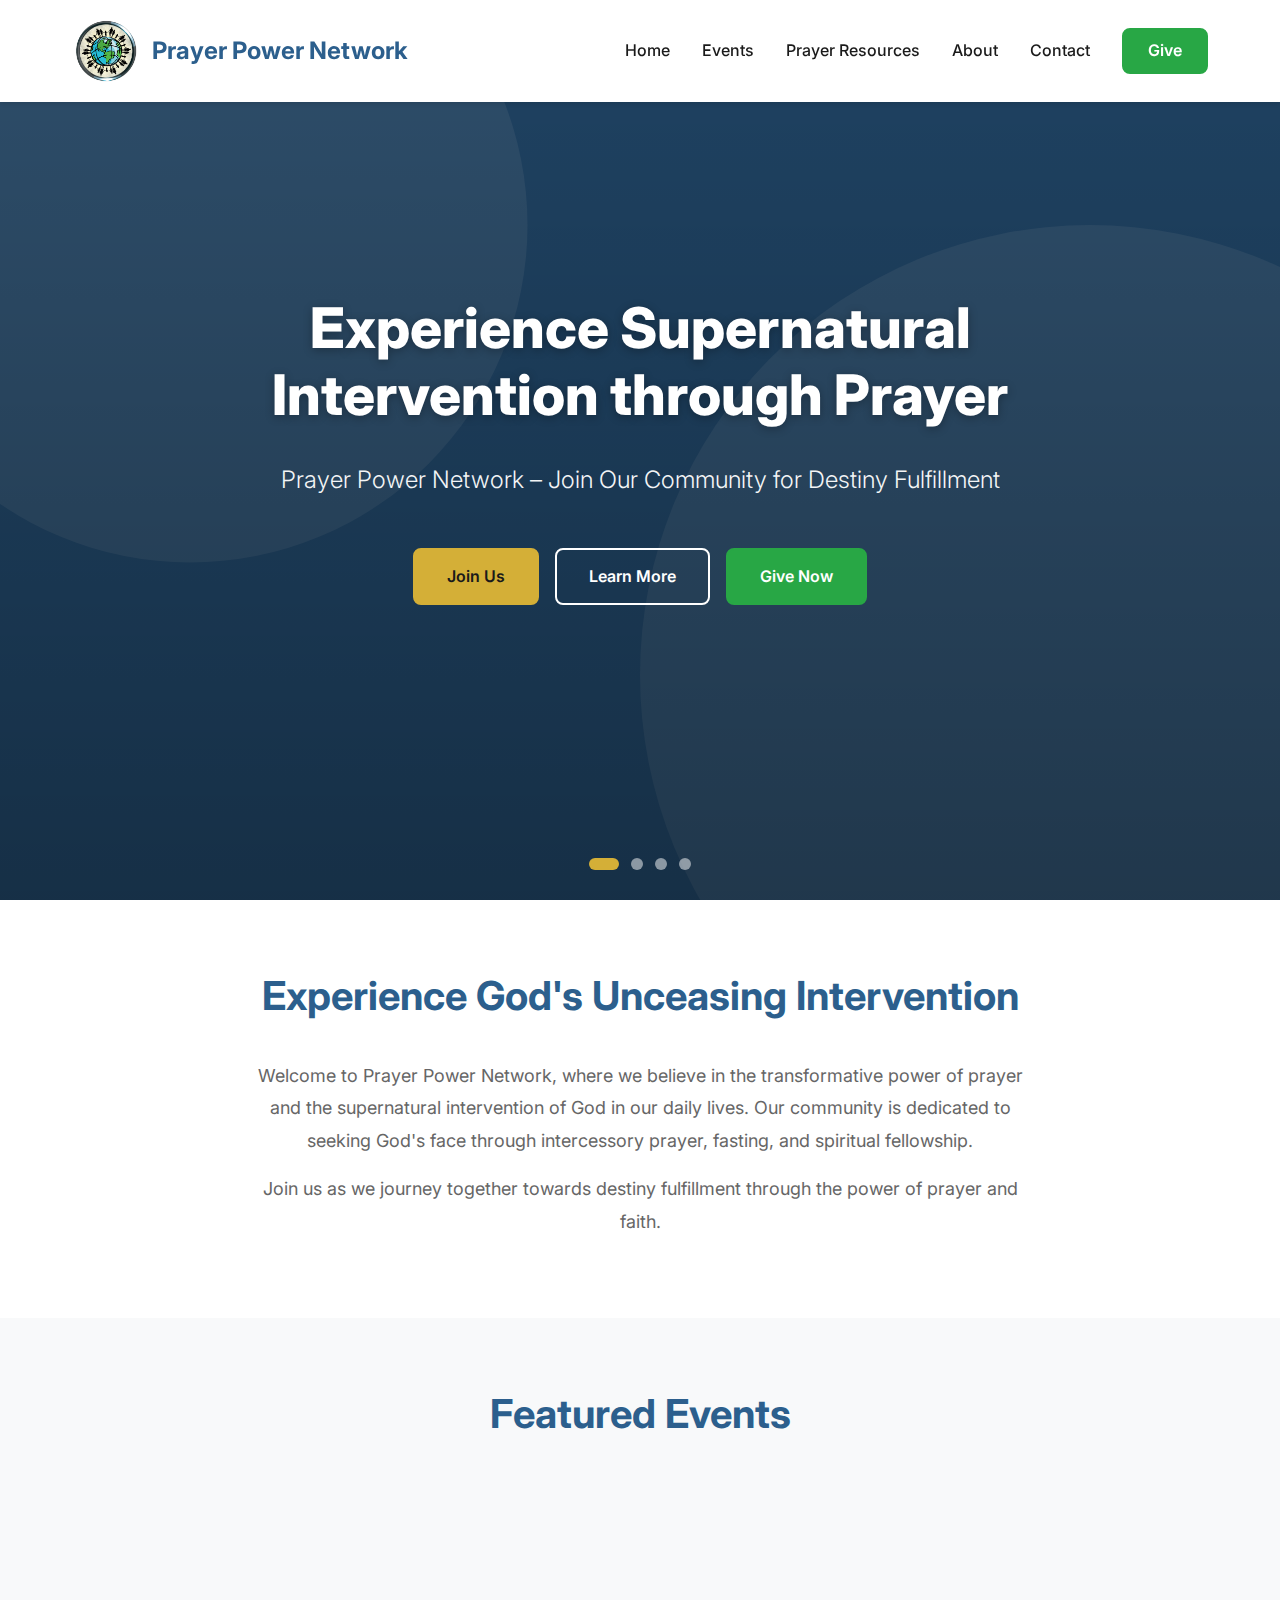
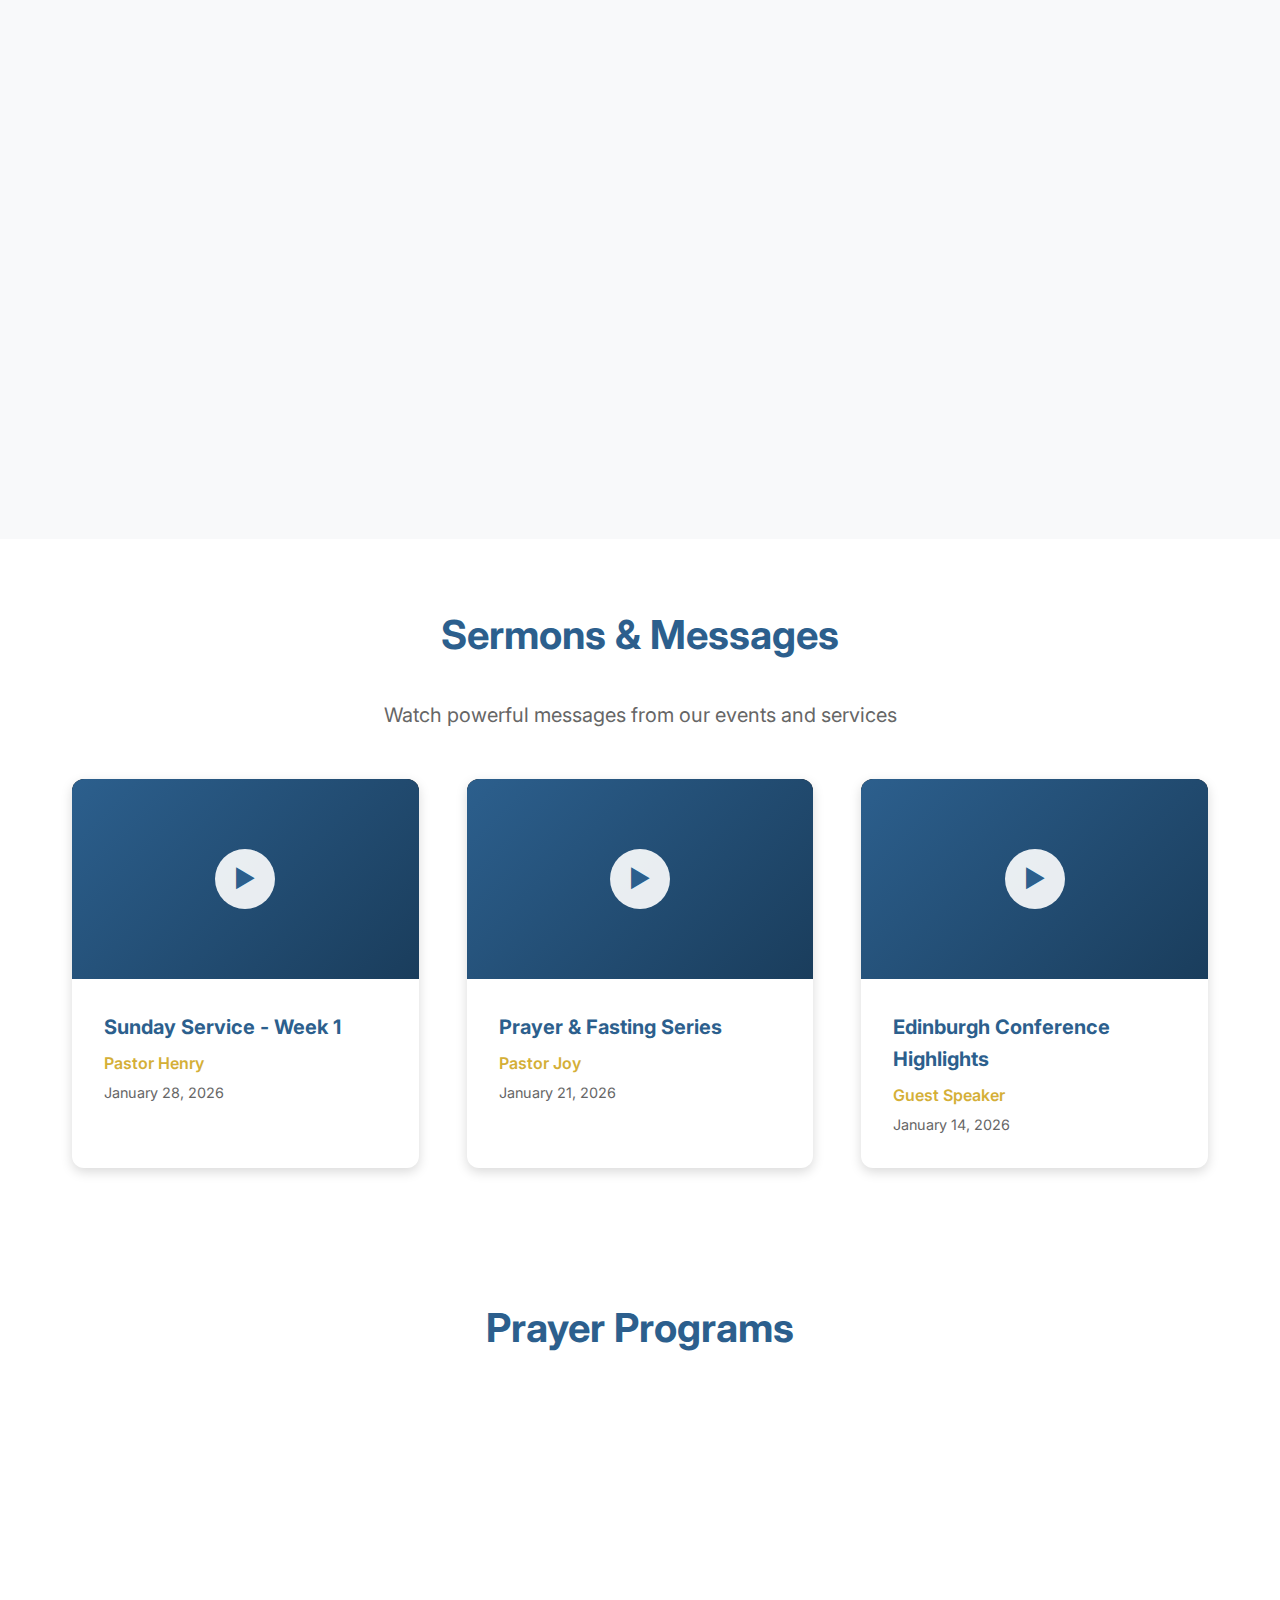
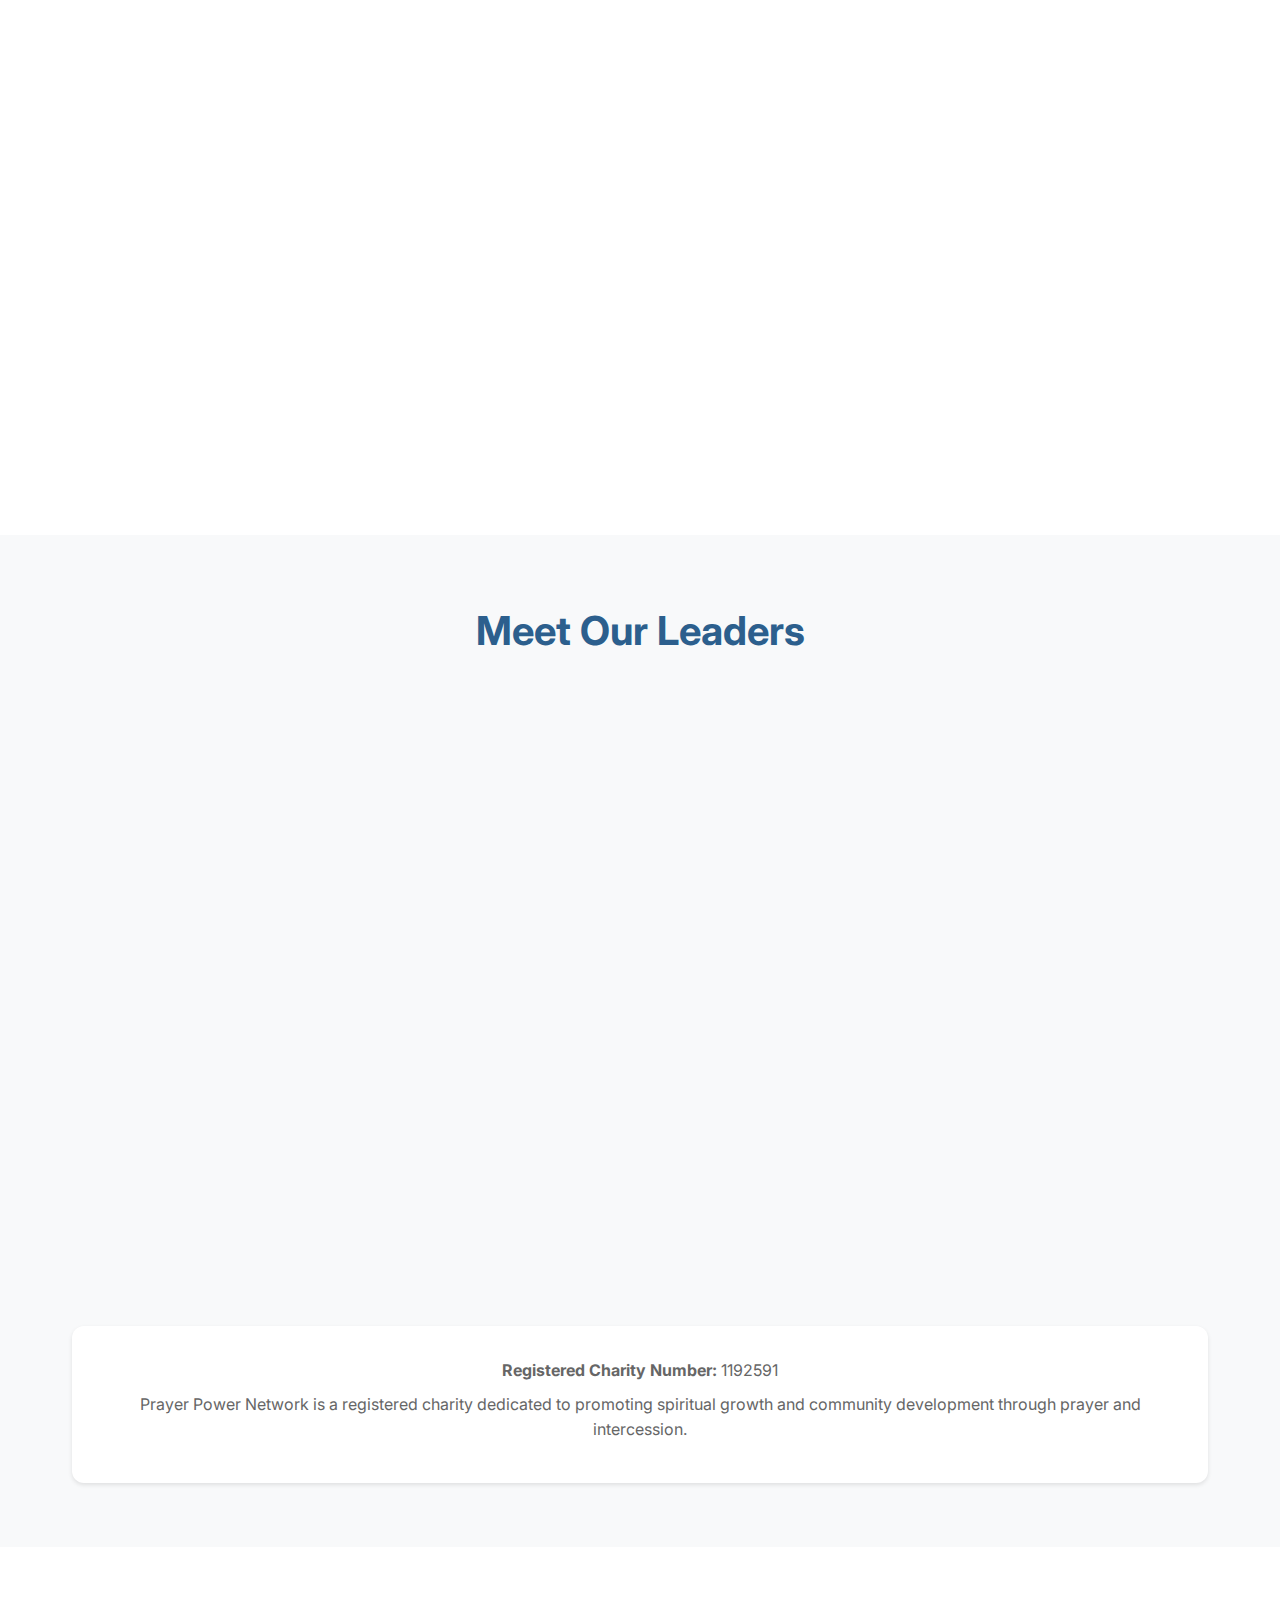
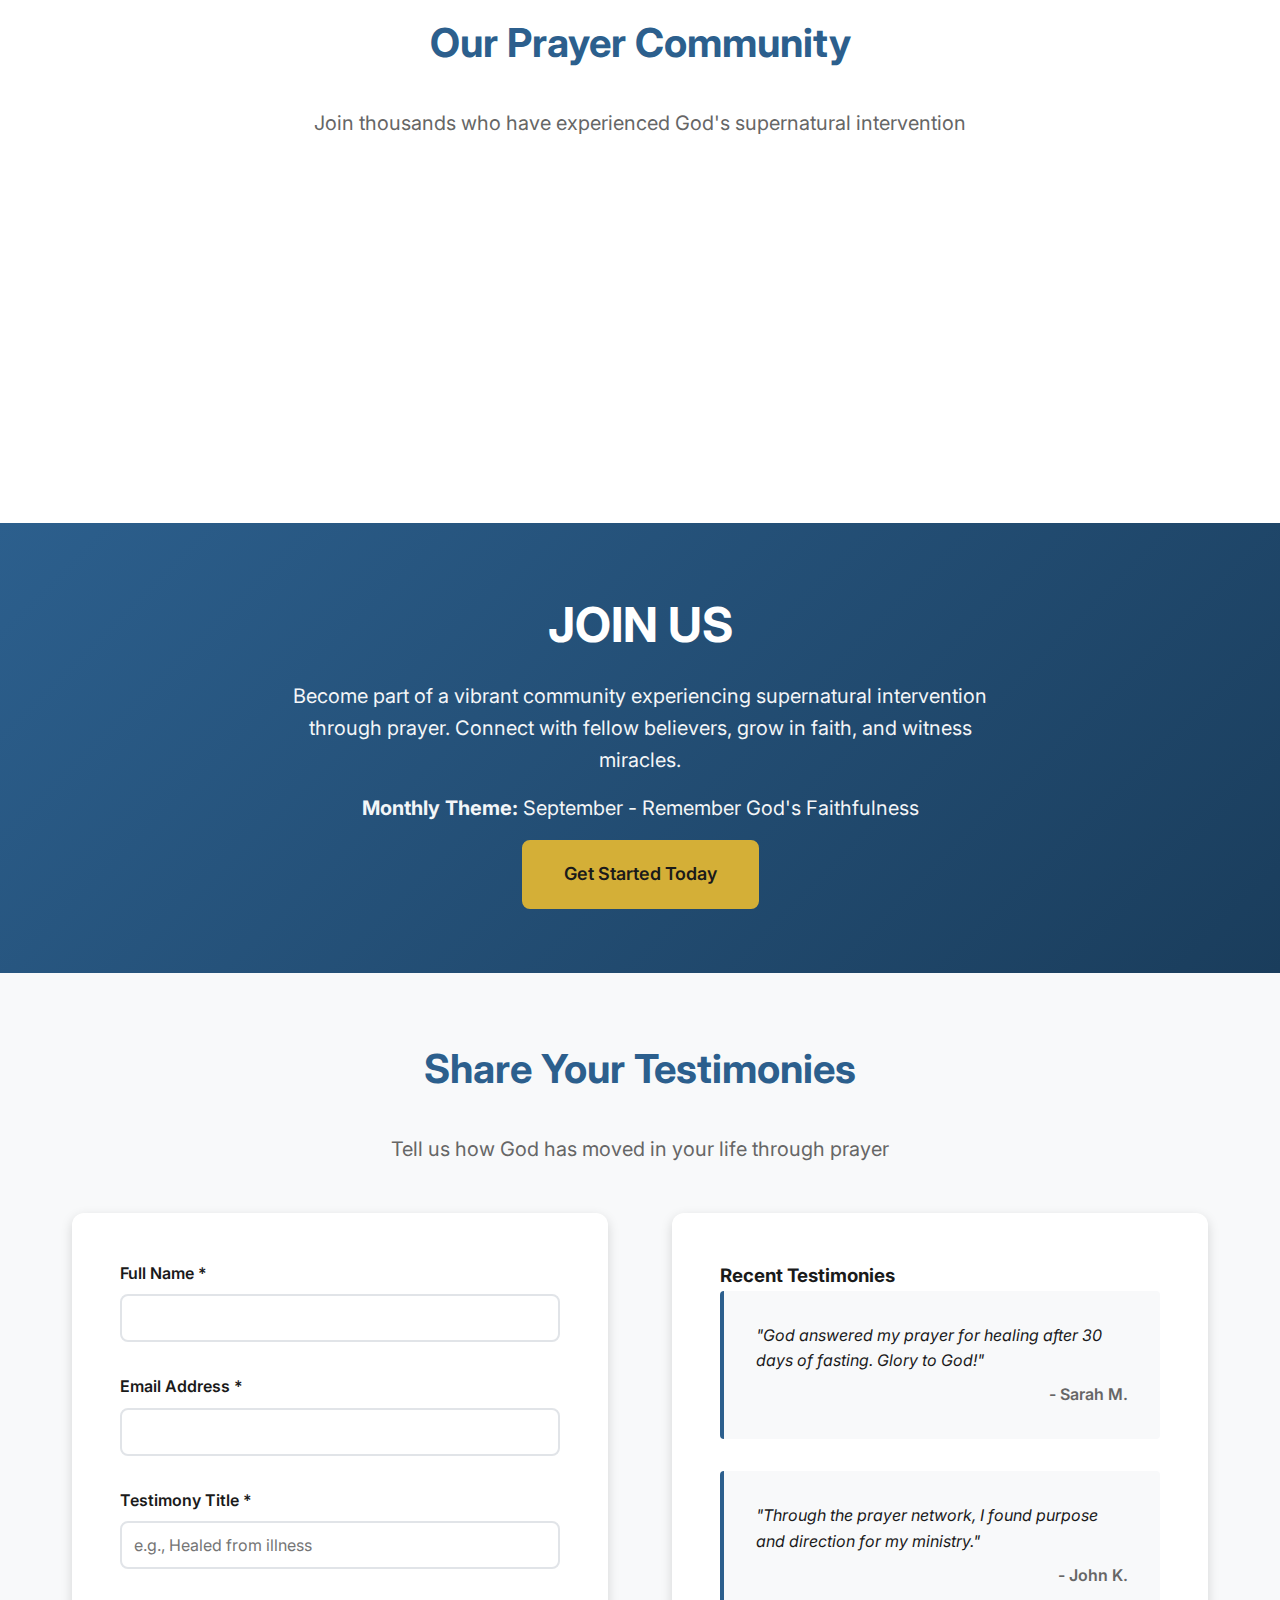
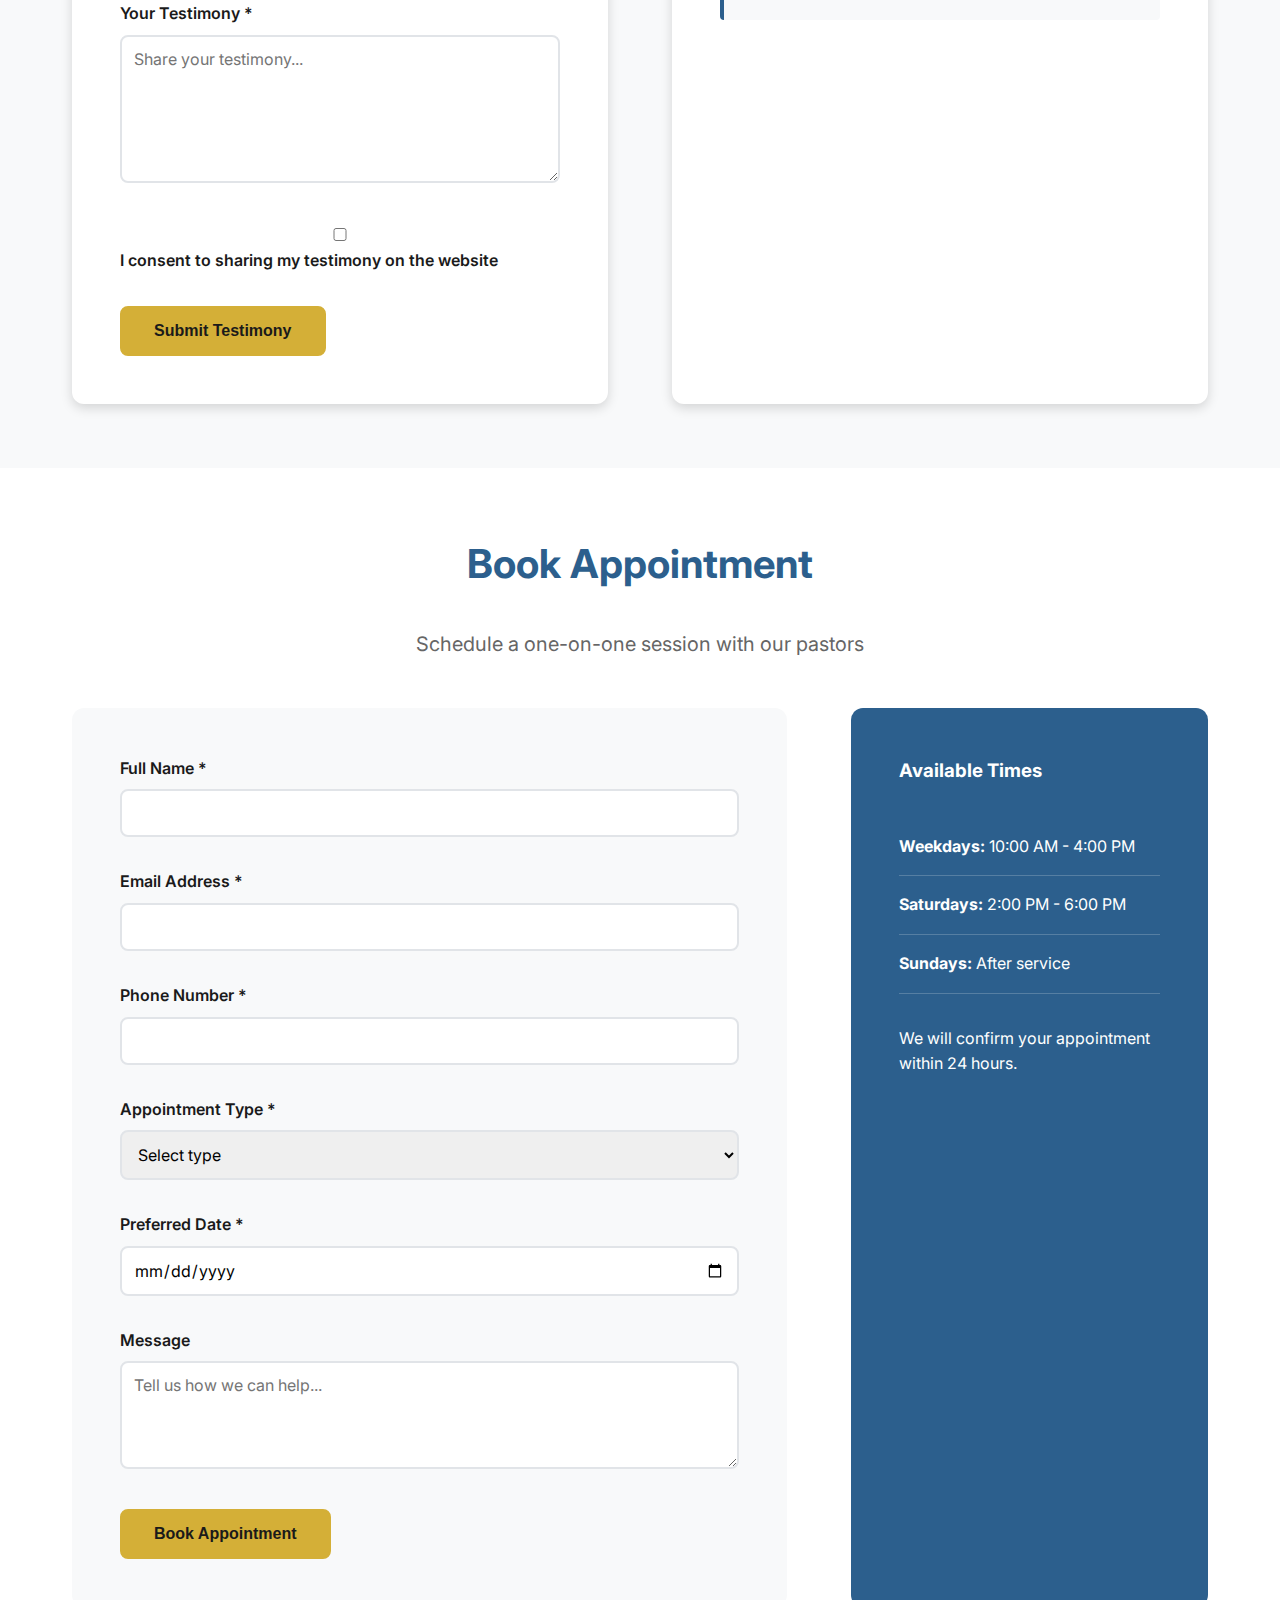
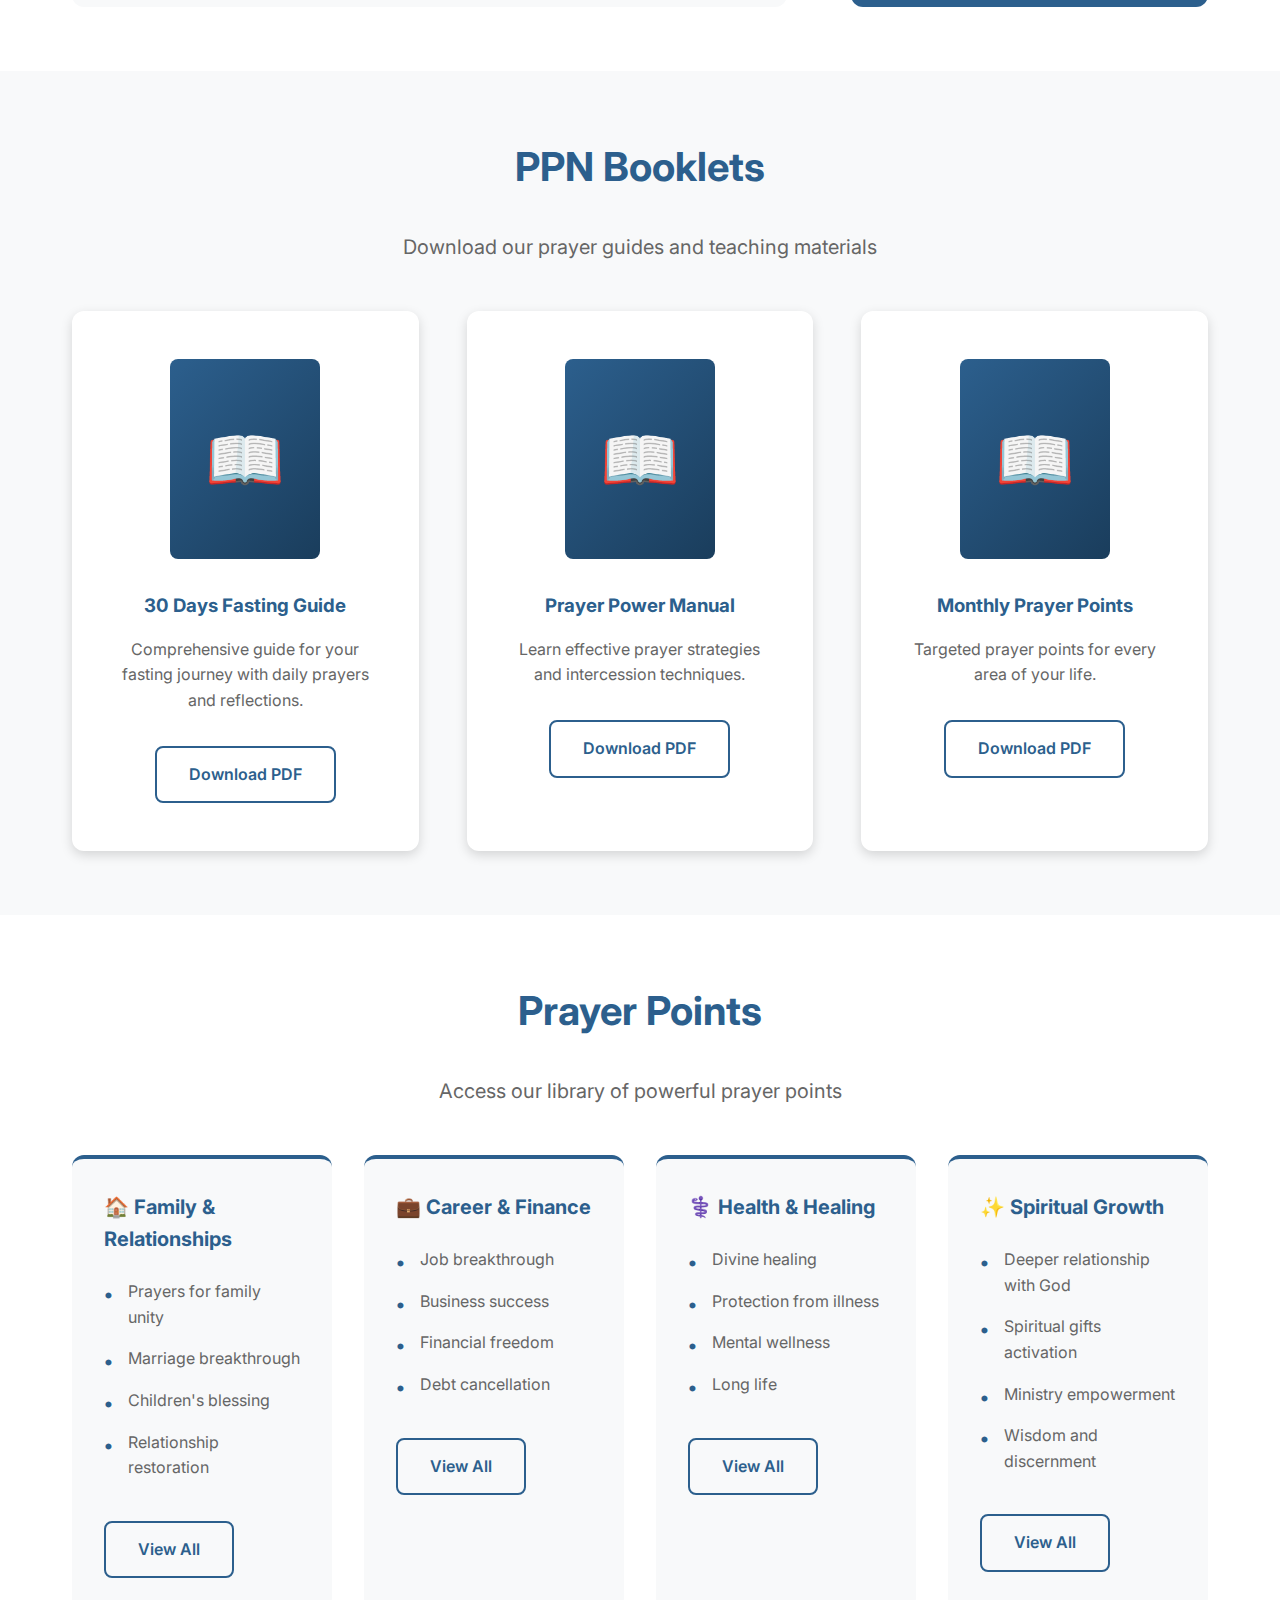
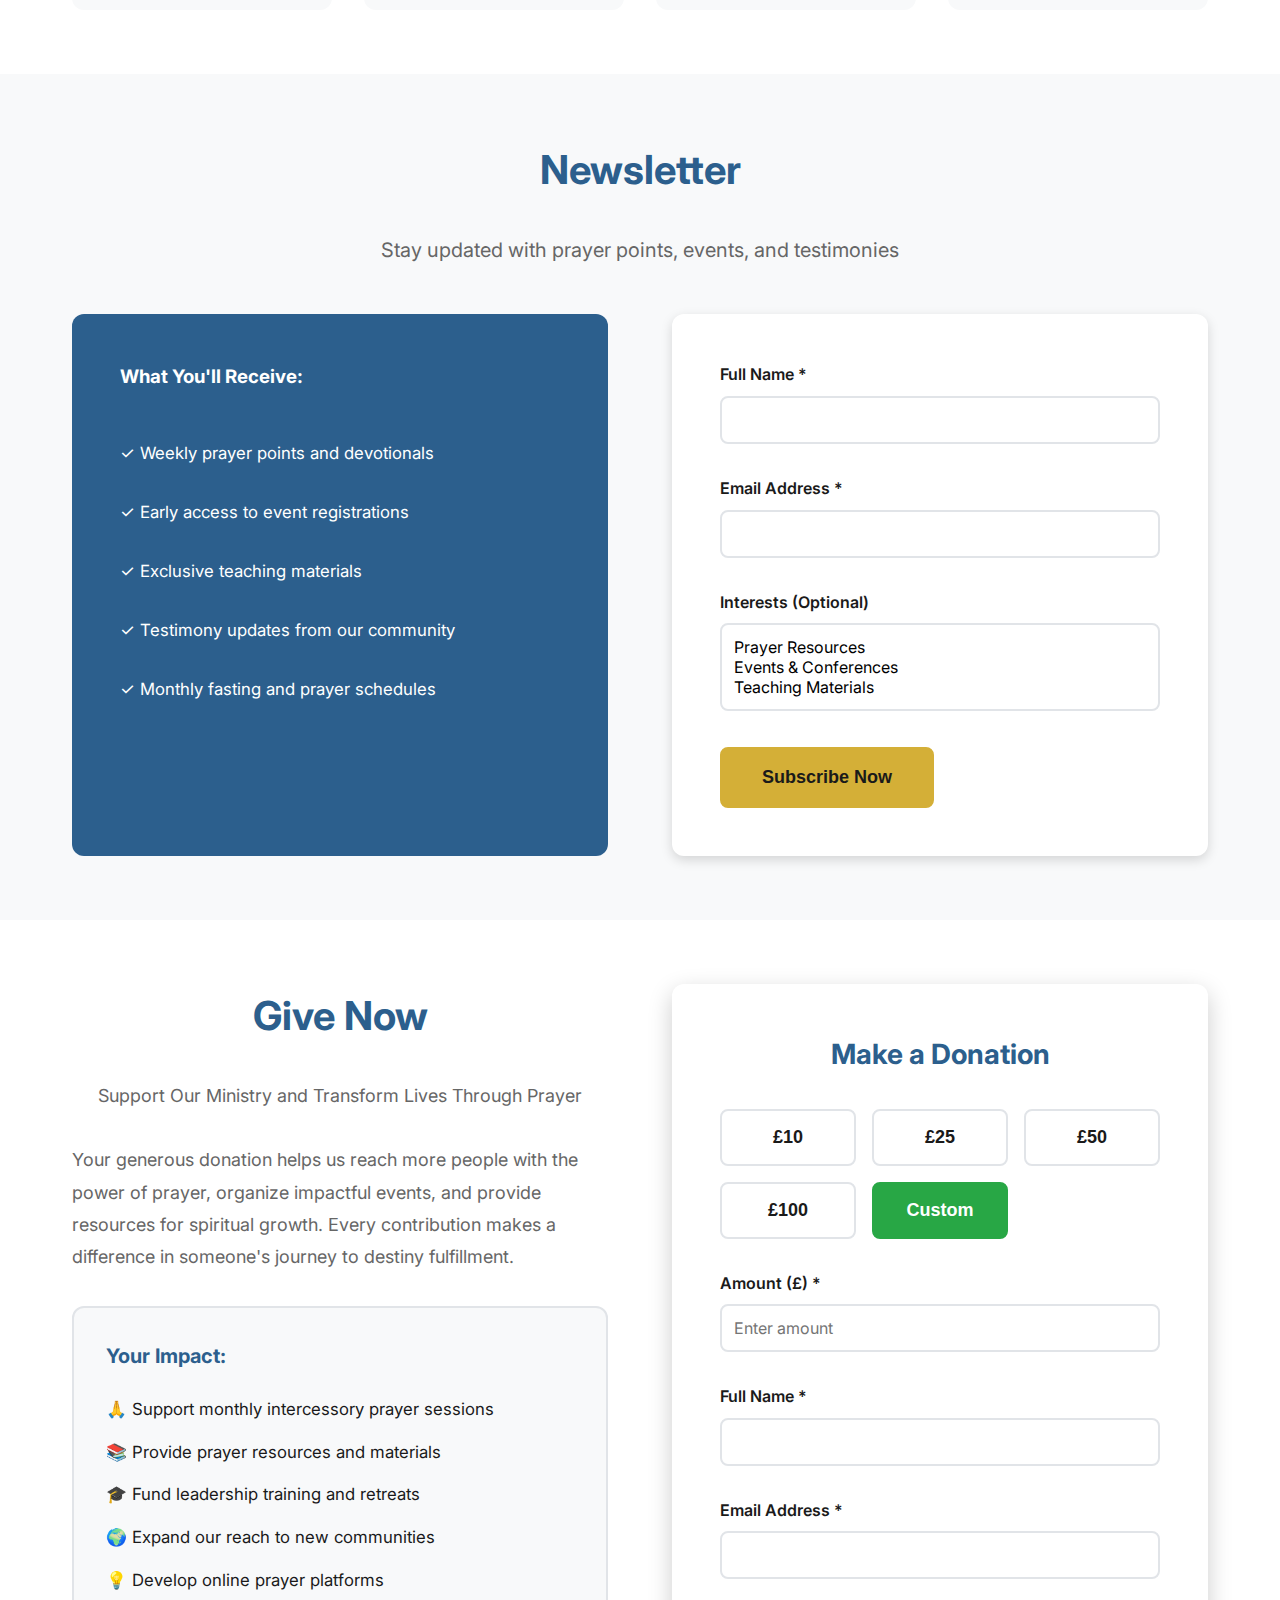
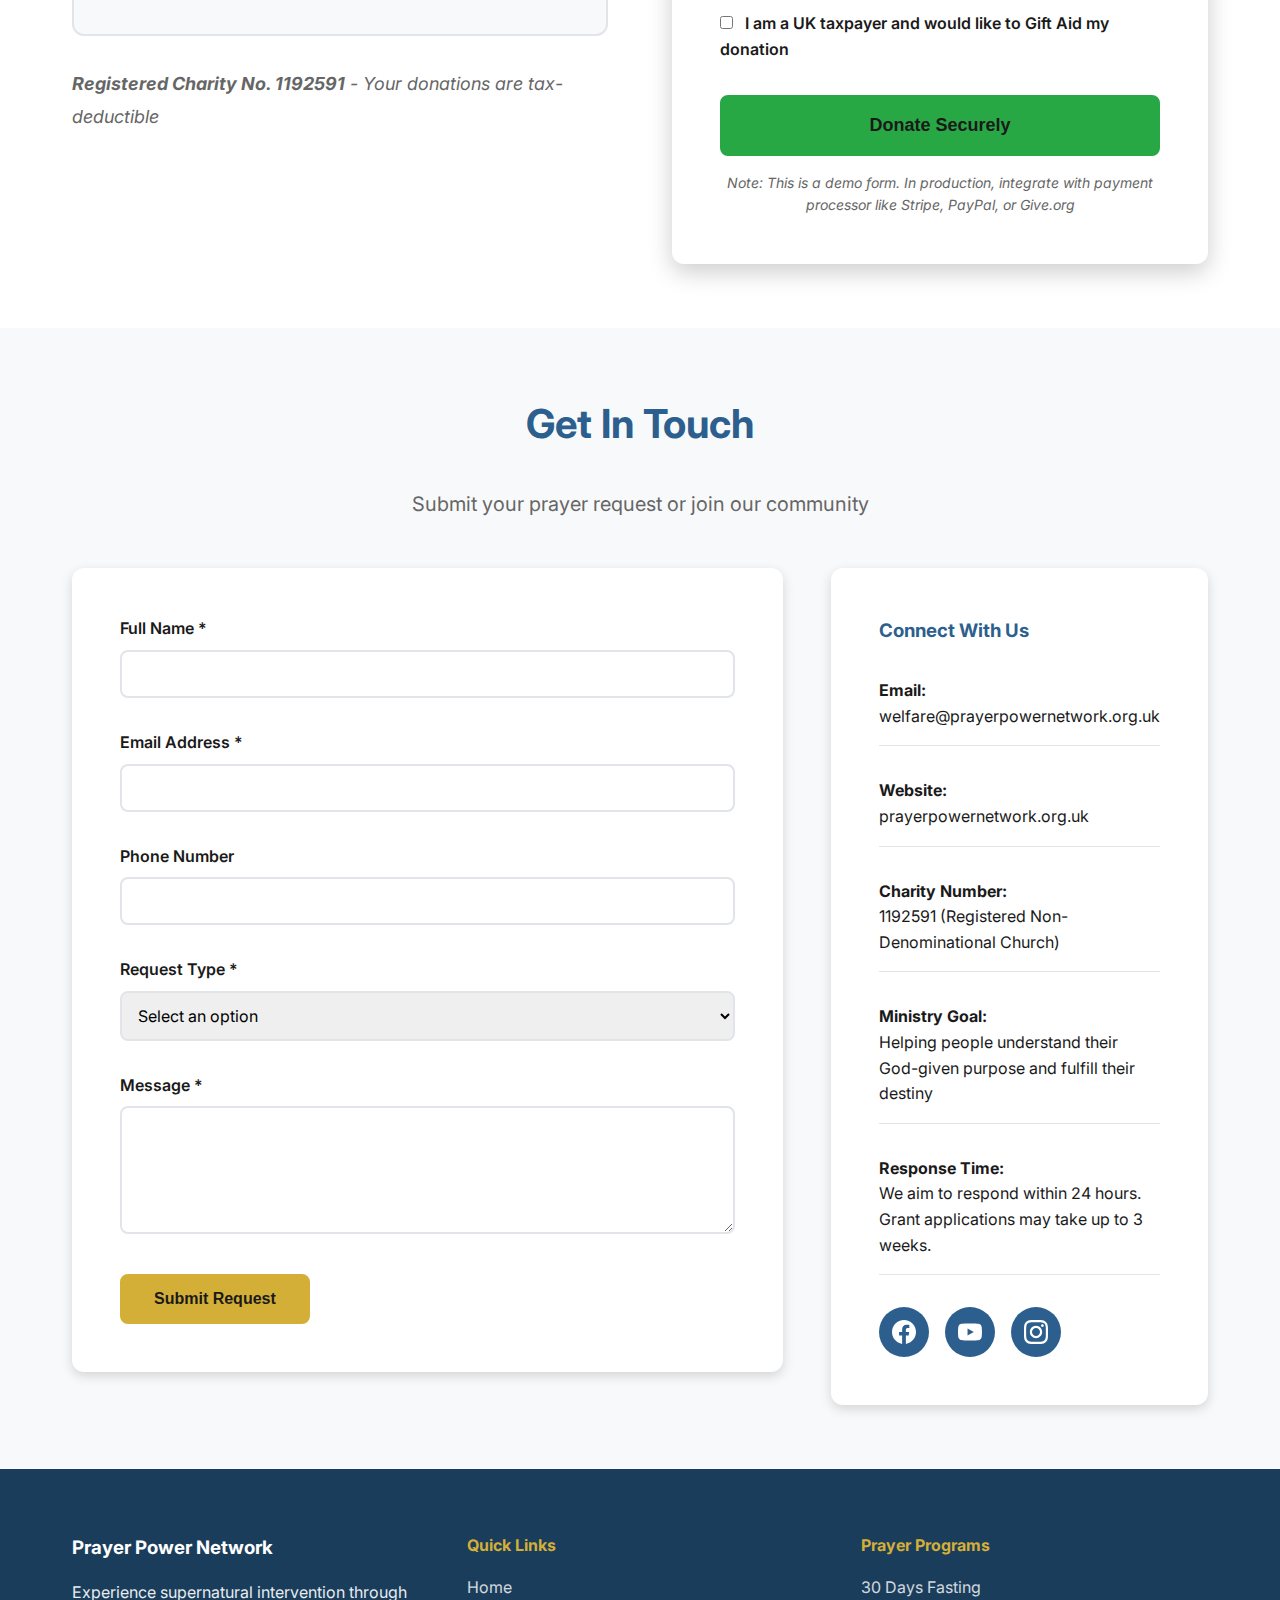
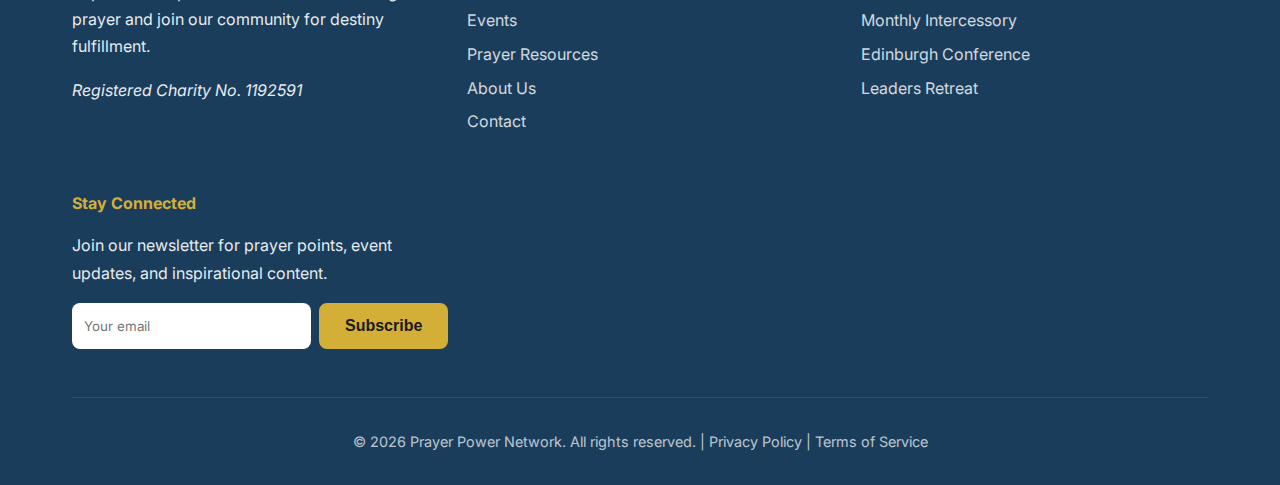
<file: index.html>
<!DOCTYPE html>
<html lang="en">
<head>
    <meta charset="UTF-8">
    <meta name="viewport" content="width=device-width, initial-scale=1.0">
    <meta name="description" content="Prayer Power Network - Experience supernatural intervention through prayer. Join our online prayer community for destiny fulfillment.">
    <meta name="keywords" content="online prayer network UK, Christian intercessory prayer, supernatural intervention prayer, 30 days fasting program">
    <title>Prayer Power Network - Experience Supernatural Intervention</title>
    <link rel="stylesheet" href="styles.css">
    <link rel="preconnect" href="https://fonts.googleapis.com">
    <link rel="preconnect" href="https://fonts.gstatic.com" crossorigin>
    <link href="https://fonts.googleapis.com/css2?family=Inter:wght@300;400;600;700;800&display=swap" rel="stylesheet">
</head>
<body>
    <!-- Sticky Navigation -->
    <nav class="navbar" id="navbar">
        <div class="container">
            <div class="nav-brand">
                <a href="#home">
                    <img src="assets/images/ppn-logo.png" alt="Prayer Power Network Logo" class="logo" id="logo">
                </a>
                <h2>Prayer Power Network</h2>
            </div>
            <button class="nav-toggle" id="navToggle" aria-label="Toggle navigation">
                <span></span>
                <span></span>
                <span></span>
            </button>
            <ul class="nav-menu" id="navMenu">
                <li><a href="#home" class="nav-link">Home</a></li>
                <li><a href="#events" class="nav-link">Events</a></li>
                <li><a href="#prayer-resources" class="nav-link">Prayer Resources</a></li>
                <li><a href="#about" class="nav-link">About</a></li>
                <li class="nav-dropdown">
                    <a href="#contact" class="nav-link">Contact</a>
                    <ul class="dropdown-menu">
                        <li><a href="#testimonies">Share Your Testimonies</a></li>
                        <li><a href="#appointment">Book Appointment</a></li>
                        <li><a href="#booklets">PPN Booklets</a></li>
                        <li><a href="#prayer-points">Prayer Points</a></li>
                        <li><a href="#newsletter">Newsletter</a></li>
                    </ul>
                </li>
                <li><a href="#donate" class="btn btn-donate-nav">Give</a></li>
            </ul>
        </div>
    </nav>

    <!-- Scrolling Event Banner -->
    <section class="event-banner" id="home">
        <div class="banner-scroll">
            <div class="banner-content">
                <!-- Slide 1: Hero/Landing -->
                <div class="banner-item banner-hero">
                    <div class="hero-overlay"></div>
                    <div class="hero-content">
                        <h1 class="hero-title">Experience Supernatural Intervention through Prayer</h1>
                        <p class="hero-subtitle">Prayer Power Network – Join Our Community for Destiny Fulfillment</p>
                        <div class="hero-buttons">
                            <a href="#contact" class="btn btn-primary">Join Us</a>
                            <a href="#about" class="btn btn-secondary">Learn More</a>
                            <a href="#donate" class="btn btn-donate">Give Now</a>
                        </div>
                    </div>
                </div>
                <!-- Slide 2: Restored 2026 -->
                <a href="#contact" class="banner-item banner-item-clickable banner-no-overlay">
                    <img src="assets/images/banner-restored2026.jpeg" alt="Restored Conference 2026">
                </a>
                <!-- Slide 3: Parents Prayer -->
                <a href="#events" class="banner-item banner-item-clickable banner-no-overlay">
                    <img src="assets/images/banner-parents-prayer.jpeg" alt="Parents Prayer">
                </a>
                <!-- Slide 4: Restored Conference Manchester -->
                <a href="#contact" class="banner-item banner-item-clickable banner-no-overlay">
                    <img src="assets/images/banner-restored-manchester.jpeg" alt="Restored Conference Manchester">
                </a>
            </div>
        </div>
        <div class="banner-dots">
            <span class="dot active" data-slide="0"></span>
            <span class="dot" data-slide="1"></span>
            <span class="dot" data-slide="2"></span>
            <span class="dot" data-slide="3"></span>
        </div>
    </section>

    <!-- Welcome Message -->
    <section class="welcome-section">
        <div class="container">
            <div class="welcome-content">
                <h2 class="section-title">Experience God's Unceasing Intervention</h2>
                <p class="welcome-text">Welcome to Prayer Power Network, where we believe in the transformative power of prayer and the supernatural intervention of God in our daily lives. Our community is dedicated to seeking God's face through intercessory prayer, fasting, and spiritual fellowship.</p>
                <p class="welcome-text">Join us as we journey together towards destiny fulfillment through the power of prayer and faith.</p>
            </div>
        </div>
    </section>

    <!-- Featured Events -->
    <section class="events-section" id="events">
        <div class="container">
            <h2 class="section-title">Featured Events</h2>
            <div class="events-grid">
                <div class="event-card">
                    <div class="event-image">
                        <div class="event-badge">Upcoming</div>
                    </div>
                    <div class="event-content">
                        <h3>Edinburgh Conference</h3>
                        <p class="event-date">📅 Coming Soon</p>
                        <p class="event-description">Join us for a powerful gathering of believers in Edinburgh. Experience powerful worship, inspiring teaching, and life-changing prayer sessions.</p>
                        <div class="event-ministers">
                            <strong>Ministers:</strong> Leading voices in the prayer movement
                        </div>
                        <a href="#contact" class="btn btn-outline">Register Now</a>
                    </div>
                </div>
                <div class="event-card">
                    <div class="event-image">
                        <div class="event-badge">Special Event</div>
                    </div>
                    <div class="event-content">
                        <h3>Leaders Retreat</h3>
                        <p class="event-date">📅 Quarterly Event</p>
                        <p class="event-description">An exclusive retreat designed for spiritual leaders to refresh, refocus, and receive fresh vision for their ministry and personal growth.</p>
                        <div class="event-ministers">
                            <strong>Ministers:</strong> Pastor Henry & Joy with guest speakers
                        </div>
                        <a href="#contact" class="btn btn-outline">Learn More</a>
                    </div>
                </div>
            </div>
        </div>
    </section>

    <!-- Sermons & Messages -->
    <section class="sermons-section" id="sermons">
        <div class="container">
            <h2 class="section-title">Sermons & Messages</h2>
            <p class="section-subtitle">Watch powerful messages from our events and services</p>
            <div class="sermons-grid">
                <div class="sermon-card">
                    <div class="sermon-video">
                        <div class="video-placeholder">
                            <div class="play-button">▶</div>
                        </div>
                    </div>
                    <div class="sermon-info">
                        <h3>Sunday Service - Week 1</h3>
                        <p class="sermon-speaker">Pastor Henry</p>
                        <p class="sermon-date">January 28, 2026</p>
                    </div>
                </div>
                <div class="sermon-card">
                    <div class="sermon-video">
                        <div class="video-placeholder">
                            <div class="play-button">▶</div>
                        </div>
                    </div>
                    <div class="sermon-info">
                        <h3>Prayer & Fasting Series</h3>
                        <p class="sermon-speaker">Pastor Joy</p>
                        <p class="sermon-date">January 21, 2026</p>
                    </div>
                </div>
                <div class="sermon-card">
                    <div class="sermon-video">
                        <div class="video-placeholder">
                            <div class="play-button">▶</div>
                        </div>
                    </div>
                    <div class="sermon-info">
                        <h3>Edinburgh Conference Highlights</h3>
                        <p class="sermon-speaker">Guest Speaker</p>
                        <p class="sermon-date">January 14, 2026</p>
                    </div>
                </div>
            </div>
        </div>
    </section>

    <!-- Prayer Programs -->
    <section class="programs-section" id="prayer-resources">
        <div class="container">
            <h2 class="section-title">Prayer Programs</h2>
            <div class="programs-carousel">
                <div class="program-card">
                    <div class="program-icon">🙏</div>
                    <h3>30 Days Fasting</h3>
                    <p>Join our intensive 30-day fasting program designed to deepen your spiritual connection and experience breakthrough in every area of your life.</p>
                    <ul class="program-features">
                        <li>Daily prayer points</li>
                        <li>Scripture meditation guides</li>
                        <li>Community support</li>
                        <li>Weekly group sessions</li>
                    </ul>
                </div>
                <div class="program-card">
                    <div class="program-icon">⛪</div>
                    <h3>Monthly Intercessory Prayer</h3>
                    <p>Regular monthly gatherings focused on interceding for nations, families, and personal breakthroughs through unified corporate prayer.</p>
                    <ul class="program-features">
                        <li>Themed prayer sessions</li>
                        <li>September-Remember initiatives</li>
                        <li>Prayer collages and testimonies</li>
                        <li>Online and in-person options</li>
                    </ul>
                </div>
                <div class="program-card">
                    <div class="program-icon">✨</div>
                    <h3>Prayer Points Library</h3>
                    <p>Access our comprehensive library of prayer points covering various life situations and spiritual warfare strategies.</p>
                    <ul class="program-features">
                        <li>Topic-based prayer guides</li>
                        <li>Downloadable resources</li>
                        <li>Audio prayer sessions</li>
                        <li>Weekly updates</li>
                    </ul>
                </div>
            </div>
        </div>
    </section>

    <!-- About Pastors -->
    <section class="pastors-section" id="about">
        <div class="container">
            <h2 class="section-title">Meet Our Leaders</h2>
            <div class="pastors-grid">
                <div class="pastor-card">
                    <div class="pastor-image">
                        <div class="pastor-photo-placeholder">
                            <span>Pastor Henry</span>
                        </div>
                    </div>
                    <div class="pastor-info">
                        <h3>Pastor Henry</h3>
                        <p class="pastor-title">Senior Pastor & Founder</p>
                        <p class="pastor-bio">Pastor Henry is a passionate prayer warrior with a heart for seeing lives transformed through the power of intercessory prayer. With years of ministry experience, he leads our community with wisdom and spiritual insight.</p>
                    </div>
                </div>
                <div class="pastor-card">
                    <div class="pastor-image">
                        <div class="pastor-photo-placeholder">
                            <span>Pastor Joy</span>
                        </div>
                    </div>
                    <div class="pastor-info">
                        <h3>Pastor Joy</h3>
                        <p class="pastor-title">Co-Pastor & Women's Ministry Leader</p>
                        <p class="pastor-bio">Pastor Joy brings warmth, compassion, and prophetic insight to the ministry. She is dedicated to empowering women in prayer and helping families experience supernatural breakthroughs.</p>
                    </div>
                </div>
            </div>
            <div class="charity-info">
                <p><strong>Registered Charity Number:</strong> 1192591</p>
                <p>Prayer Power Network is a registered charity dedicated to promoting spiritual growth and community development through prayer and intercession.</p>
            </div>
        </div>
    </section>

    <!-- Community Gallery -->
    <section class="gallery-section">
        <div class="container">
            <h2 class="section-title">Our Prayer Community</h2>
            <p class="section-subtitle">Join thousands who have experienced God's supernatural intervention</p>
            <div class="gallery-grid">
                <div class="gallery-item">
                    <div class="gallery-placeholder">Prayer Collage 1</div>
                </div>
                <div class="gallery-item">
                    <div class="gallery-placeholder">Prayer Collage 2</div>
                </div>
                <div class="gallery-item">
                    <div class="gallery-placeholder">Prayer Collage 3</div>
                </div>
                <div class="gallery-item">
                    <div class="gallery-placeholder">Prayer Collage 4</div>
                </div>
            </div>
        </div>
    </section>

    <!-- Join Us Section -->
    <section class="join-section">
        <div class="container">
            <div class="join-content">
                <h2>JOIN US</h2>
                <p>Become part of a vibrant community experiencing supernatural intervention through prayer. Connect with fellow believers, grow in faith, and witness miracles.</p>
                <p><strong>Monthly Theme:</strong> September - Remember God's Faithfulness</p>
                <a href="#contact" class="btn btn-primary btn-large">Get Started Today</a>
            </div>
        </div>
    </section>

    <!-- Testimonies Section -->
    <section class="testimonies-section" id="testimonies">
        <div class="container">
            <h2 class="section-title">Share Your Testimonies</h2>
            <p class="section-subtitle">Tell us how God has moved in your life through prayer</p>
            <div class="testimonies-content">
                <div class="testimony-form-wrapper">
                    <form class="testimony-form" id="testimonyForm">
                        <div class="form-group">
                            <label for="testimony-name">Full Name *</label>
                            <input type="text" id="testimony-name" name="name" required>
                        </div>
                        <div class="form-group">
                            <label for="testimony-email">Email Address *</label>
                            <input type="email" id="testimony-email" name="email" required>
                        </div>
                        <div class="form-group">
                            <label for="testimony-title">Testimony Title *</label>
                            <input type="text" id="testimony-title" name="title" placeholder="e.g., Healed from illness" required>
                        </div>
                        <div class="form-group">
                            <label for="testimony-story">Your Testimony *</label>
                            <textarea id="testimony-story" name="story" rows="6" placeholder="Share your testimony..." required></textarea>
                        </div>
                        <div class="form-group">
                            <label>
                                <input type="checkbox" name="consent" required>
                                I consent to sharing my testimony on the website
                            </label>
                        </div>
                        <button type="submit" class="btn btn-primary">Submit Testimony</button>
                    </form>
                </div>
                <div class="testimonies-display">
                    <h3>Recent Testimonies</h3>
                    <div class="testimony-item">
                        <p class="testimony-quote">"God answered my prayer for healing after 30 days of fasting. Glory to God!"</p>
                        <p class="testimony-author">- Sarah M.</p>
                    </div>
                    <div class="testimony-item">
                        <p class="testimony-quote">"Through the prayer network, I found purpose and direction for my ministry."</p>
                        <p class="testimony-author">- John K.</p>
                    </div>
                </div>
            </div>
        </div>
    </section>

    <!-- Appointment Section -->
    <section class="appointment-section" id="appointment">
        <div class="container">
            <h2 class="section-title">Book Appointment</h2>
            <p class="section-subtitle">Schedule a one-on-one session with our pastors</p>
            <div class="appointment-grid">
                <div class="appointment-form-wrapper">
                    <form class="appointment-form" id="appointmentForm">
                        <div class="form-group">
                            <label for="appt-name">Full Name *</label>
                            <input type="text" id="appt-name" name="name" required>
                        </div>
                        <div class="form-group">
                            <label for="appt-email">Email Address *</label>
                            <input type="email" id="appt-email" name="email" required>
                        </div>
                        <div class="form-group">
                            <label for="appt-phone">Phone Number *</label>
                            <input type="tel" id="appt-phone" name="phone" required>
                        </div>
                        <div class="form-group">
                            <label for="appt-type">Appointment Type *</label>
                            <select id="appt-type" name="type" required>
                                <option value="">Select type</option>
                                <option value="counseling">Spiritual Counseling</option>
                                <option value="prayer">Prayer Session</option>
                                <option value="consultation">Ministry Consultation</option>
                                <option value="other">Other</option>
                            </select>
                        </div>
                        <div class="form-group">
                            <label for="appt-date">Preferred Date *</label>
                            <input type="date" id="appt-date" name="date" required>
                        </div>
                        <div class="form-group">
                            <label for="appt-message">Message</label>
                            <textarea id="appt-message" name="message" rows="4" placeholder="Tell us how we can help..."></textarea>
                        </div>
                        <button type="submit" class="btn btn-primary">Book Appointment</button>
                    </form>
                </div>
                <div class="appointment-info">
                    <h3>Available Times</h3>
                    <ul class="appointment-times">
                        <li><strong>Weekdays:</strong> 10:00 AM - 4:00 PM</li>
                        <li><strong>Saturdays:</strong> 2:00 PM - 6:00 PM</li>
                        <li><strong>Sundays:</strong> After service</li>
                    </ul>
                    <p>We will confirm your appointment within 24 hours.</p>
                </div>
            </div>
        </div>
    </section>

    <!-- PPN Booklets Section -->
    <section class="booklets-section" id="booklets">
        <div class="container">
            <h2 class="section-title">PPN Booklets</h2>
            <p class="section-subtitle">Download our prayer guides and teaching materials</p>
            <div class="booklets-grid">
                <div class="booklet-card">
                    <div class="booklet-cover">
                        <div class="booklet-icon">📖</div>
                    </div>
                    <h3>30 Days Fasting Guide</h3>
                    <p>Comprehensive guide for your fasting journey with daily prayers and reflections.</p>
                    <a href="#" class="btn btn-outline">Download PDF</a>
                </div>
                <div class="booklet-card">
                    <div class="booklet-cover">
                        <div class="booklet-icon">📖</div>
                    </div>
                    <h3>Prayer Power Manual</h3>
                    <p>Learn effective prayer strategies and intercession techniques.</p>
                    <a href="#" class="btn btn-outline">Download PDF</a>
                </div>
                <div class="booklet-card">
                    <div class="booklet-cover">
                        <div class="booklet-icon">📖</div>
                    </div>
                    <h3>Monthly Prayer Points</h3>
                    <p>Targeted prayer points for every area of your life.</p>
                    <a href="#" class="btn btn-outline">Download PDF</a>
                </div>
            </div>
        </div>
    </section>

    <!-- Prayer Points Section -->
    <section class="prayer-points-section" id="prayer-points">
        <div class="container">
            <h2 class="section-title">Prayer Points</h2>
            <p class="section-subtitle">Access our library of powerful prayer points</p>
            <div class="prayer-points-categories">
                <div class="category-card">
                    <h3>🏠 Family & Relationships</h3>
                    <ul>
                        <li>Prayers for family unity</li>
                        <li>Marriage breakthrough</li>
                        <li>Children's blessing</li>
                        <li>Relationship restoration</li>
                    </ul>
                    <a href="#" class="btn btn-outline">View All</a>
                </div>
                <div class="category-card">
                    <h3>💼 Career & Finance</h3>
                    <ul>
                        <li>Job breakthrough</li>
                        <li>Business success</li>
                        <li>Financial freedom</li>
                        <li>Debt cancellation</li>
                    </ul>
                    <a href="#" class="btn btn-outline">View All</a>
                </div>
                <div class="category-card">
                    <h3>⚕️ Health & Healing</h3>
                    <ul>
                        <li>Divine healing</li>
                        <li>Protection from illness</li>
                        <li>Mental wellness</li>
                        <li>Long life</li>
                    </ul>
                    <a href="#" class="btn btn-outline">View All</a>
                </div>
                <div class="category-card">
                    <h3>✨ Spiritual Growth</h3>
                    <ul>
                        <li>Deeper relationship with God</li>
                        <li>Spiritual gifts activation</li>
                        <li>Ministry empowerment</li>
                        <li>Wisdom and discernment</li>
                    </ul>
                    <a href="#" class="btn btn-outline">View All</a>
                </div>
            </div>
        </div>
    </section>

    <!-- Newsletter Section -->
    <section class="newsletter-section-main" id="newsletter">
        <div class="container">
            <h2 class="section-title">Newsletter</h2>
            <p class="section-subtitle">Stay updated with prayer points, events, and testimonies</p>
            <div class="newsletter-signup">
                <div class="newsletter-benefits">
                    <h3>What You'll Receive:</h3>
                    <ul>
                        <li>✓ Weekly prayer points and devotionals</li>
                        <li>✓ Early access to event registrations</li>
                        <li>✓ Exclusive teaching materials</li>
                        <li>✓ Testimony updates from our community</li>
                        <li>✓ Monthly fasting and prayer schedules</li>
                    </ul>
                </div>
                <div class="newsletter-form-main">
                    <form id="newsletterMainForm">
                        <div class="form-group">
                            <label for="nl-name">Full Name *</label>
                            <input type="text" id="nl-name" name="name" required>
                        </div>
                        <div class="form-group">
                            <label for="nl-email">Email Address *</label>
                            <input type="email" id="nl-email" name="email" required>
                        </div>
                        <div class="form-group">
                            <label for="nl-interests">Interests (Optional)</label>
                            <select id="nl-interests" name="interests" multiple size="3">
                                <option value="prayer">Prayer Resources</option>
                                <option value="events">Events & Conferences</option>
                                <option value="teaching">Teaching Materials</option>
                            </select>
                        </div>
                        <button type="submit" class="btn btn-primary btn-large">Subscribe Now</button>
                    </form>
                </div>
            </div>
        </div>
    </section>

    <!-- Donation Section -->
    <section class="donation-section donation-section-white" id="donate">
        <div class="container">
            <div class="donation-content">
                <div class="donation-text">
                    <h2 class="section-title">Give Now</h2>
                    <p class="section-subtitle">Support Our Ministry and Transform Lives Through Prayer</p>
                    <p>Your generous donation helps us reach more people with the power of prayer, organize impactful events, and provide resources for spiritual growth. Every contribution makes a difference in someone's journey to destiny fulfillment.</p>
                    <div class="donation-impact">
                        <h3>Your Impact:</h3>
                        <ul>
                            <li>🙏 Support monthly intercessory prayer sessions</li>
                            <li>📚 Provide prayer resources and materials</li>
                            <li>🎓 Fund leadership training and retreats</li>
                            <li>🌍 Expand our reach to new communities</li>
                            <li>💡 Develop online prayer platforms</li>
                        </ul>
                    </div>
                    <p class="charity-reminder"><strong>Registered Charity No. 1192591</strong> - Your donations are tax-deductible</p>
                </div>
                <div class="donation-card">
                    <h3>Make a Donation</h3>
                    <div class="donation-amounts">
                        <button class="amount-btn" data-amount="10">£10</button>
                        <button class="amount-btn" data-amount="25">£25</button>
                        <button class="amount-btn" data-amount="50">£50</button>
                        <button class="amount-btn" data-amount="100">£100</button>
                        <button class="amount-btn active" data-amount="custom">Custom</button>
                    </div>
                    <form class="donation-form" id="donationForm">
                        <div class="form-group">
                            <label for="donation-amount">Amount (£) *</label>
                            <input type="number" id="donation-amount" name="amount" min="1" placeholder="Enter amount" required>
                        </div>
                        <div class="form-group">
                            <label for="donor-name">Full Name *</label>
                            <input type="text" id="donor-name" name="name" required>
                        </div>
                        <div class="form-group">
                            <label for="donor-email">Email Address *</label>
                            <input type="email" id="donor-email" name="email" required>
                        </div>
                        <div class="form-group">
                            <label>
                                <input type="checkbox" name="gift-aid" id="gift-aid">
                                I am a UK taxpayer and would like to Gift Aid my donation
                            </label>
                        </div>
                        <button type="submit" class="btn btn-primary btn-large">Donate Securely</button>
                    </form>
                    <p class="donation-note">Note: This is a demo form. In production, integrate with payment processor like Stripe, PayPal, or Give.org</p>
                </div>
            </div>
        </div>
    </section>

    <!-- Contact Section -->
    <section class="contact-section" id="contact">
        <div class="container">
            <h2 class="section-title">Get In Touch</h2>
            <p class="section-subtitle">Submit your prayer request or join our community</p>
            <div class="contact-grid">
                <div class="contact-form-wrapper">
                    <form class="contact-form" id="contactForm">
                        <div class="form-group">
                            <label for="name">Full Name *</label>
                            <input type="text" id="name" name="name" required>
                        </div>
                        <div class="form-group">
                            <label for="email">Email Address *</label>
                            <input type="email" id="email" name="email" required>
                        </div>
                        <div class="form-group">
                            <label for="phone">Phone Number</label>
                            <input type="tel" id="phone" name="phone">
                        </div>
                        <div class="form-group">
                            <label for="request-type">Request Type *</label>
                            <select id="request-type" name="request-type" required>
                                <option value="">Select an option</option>
                                <option value="prayer-request">Prayer Request</option>
                                <option value="join-community">Join Community</option>
                                <option value="event-registration">Event Registration</option>
                                <option value="general-inquiry">General Inquiry</option>
                            </select>
                        </div>
                        <div class="form-group">
                            <label for="message">Message *</label>
                            <textarea id="message" name="message" rows="5" required></textarea>
                        </div>
                        <button type="submit" class="btn btn-primary">Submit Request</button>
                    </form>
                    <div class="form-success" id="formSuccess">
                        <p>✓ Thank you! Your request has been received. We'll be in touch soon.</p>
                    </div>
                </div>
                <div class="contact-info">
                    <h3>Connect With Us</h3>
                    <div class="contact-item">
                        <strong>Email:</strong><br>
                        welfare@prayerpowernetwork.org.uk
                    </div>
                    <div class="contact-item">
                        <strong>Website:</strong><br>
                        prayerpowernetwork.org.uk
                    </div>
                    <div class="contact-item">
                        <strong>Charity Number:</strong><br>
                        1192591 (Registered Non-Denominational Church)
                    </div>
                    <div class="contact-item">
                        <strong>Ministry Goal:</strong><br>
                        Helping people understand their God-given purpose and fulfill their destiny
                    </div>
                    <div class="contact-item">
                        <strong>Response Time:</strong><br>
                        We aim to respond within 24 hours. Grant applications may take up to 3 weeks.
                    </div>
                    <div class="social-links">
                        <a href="#" class="social-link" aria-label="Facebook">
                            <svg xmlns="http://www.w3.org/2000/svg" width="24" height="24" viewBox="0 0 24 24" fill="currentColor">
                                <path d="M24 12.073c0-6.627-5.373-12-12-12s-12 5.373-12 12c0 5.99 4.388 10.954 10.125 11.854v-8.385H7.078v-3.47h3.047V9.43c0-3.007 1.792-4.669 4.533-4.669 1.312 0 2.686.235 2.686.235v2.953H15.83c-1.491 0-1.956.925-1.956 1.874v2.25h3.328l-.532 3.47h-2.796v8.385C19.612 23.027 24 18.062 24 12.073z"/>
                            </svg>
                        </a>
                        <a href="#" class="social-link" aria-label="YouTube">
                            <svg xmlns="http://www.w3.org/2000/svg" width="24" height="24" viewBox="0 0 24 24" fill="currentColor">
                                <path d="M23.498 6.186a3.016 3.016 0 0 0-2.122-2.136C19.505 3.545 12 3.545 12 3.545s-7.505 0-9.377.505A3.017 3.017 0 0 0 .502 6.186C0 8.07 0 12 0 12s0 3.93.502 5.814a3.016 3.016 0 0 0 2.122 2.136c1.871.505 9.376.505 9.376.505s7.505 0 9.377-.505a3.015 3.015 0 0 0 2.122-2.136C24 15.93 24 12 24 12s0-3.93-.502-5.814zM9.545 15.568V8.432L15.818 12l-6.273 3.568z"/>
                            </svg>
                        </a>
                        <a href="#" class="social-link" aria-label="Instagram">
                            <svg xmlns="http://www.w3.org/2000/svg" width="24" height="24" viewBox="0 0 24 24" fill="currentColor">
                                <path d="M12 2.163c3.204 0 3.584.012 4.85.07 3.252.148 4.771 1.691 4.919 4.919.058 1.265.069 1.645.069 4.849 0 3.205-.012 3.584-.069 4.849-.149 3.225-1.664 4.771-4.919 4.919-1.266.058-1.644.07-4.85.07-3.204 0-3.584-.012-4.849-.07-3.26-.149-4.771-1.699-4.919-4.92-.058-1.265-.07-1.644-.07-4.849 0-3.204.013-3.583.07-4.849.149-3.227 1.664-4.771 4.919-4.919 1.266-.057 1.645-.069 4.849-.069zm0-2.163c-3.259 0-3.667.014-4.947.072-4.358.2-6.78 2.618-6.98 6.98-.059 1.281-.073 1.689-.073 4.948 0 3.259.014 3.668.072 4.948.2 4.358 2.618 6.78 6.98 6.98 1.281.058 1.689.072 4.948.072 3.259 0 3.668-.014 4.948-.072 4.354-.2 6.782-2.618 6.979-6.98.059-1.28.073-1.689.073-4.948 0-3.259-.014-3.667-.072-4.947-.196-4.354-2.617-6.78-6.979-6.98-1.281-.059-1.69-.073-4.949-.073zm0 5.838c-3.403 0-6.162 2.759-6.162 6.162s2.759 6.163 6.162 6.163 6.162-2.759 6.162-6.163c0-3.403-2.759-6.162-6.162-6.162zm0 10.162c-2.209 0-4-1.79-4-4 0-2.209 1.791-4 4-4s4 1.791 4 4c0 2.21-1.791 4-4 4zm6.406-11.845c-.796 0-1.441.645-1.441 1.44s.645 1.44 1.441 1.44c.795 0 1.439-.645 1.439-1.44s-.644-1.44-1.439-1.44z"/>
                            </svg>
                        </a>
                    </div>
                </div>
            </div>
        </div>
    </section>

    <!-- Footer -->
    <footer class="footer">
        <div class="container">
            <div class="footer-content">
                <div class="footer-section">
                    <h3>Prayer Power Network</h3>
                    <p>Experience supernatural intervention through prayer and join our community for destiny fulfillment.</p>
                    <p class="charity-number">Registered Charity No. 1192591</p>
                </div>
                <div class="footer-section">
                    <h4>Quick Links</h4>
                    <ul>
                        <li><a href="#home">Home</a></li>
                        <li><a href="#events">Events</a></li>
                        <li><a href="#prayer-resources">Prayer Resources</a></li>
                        <li><a href="#about">About Us</a></li>
                        <li><a href="#contact">Contact</a></li>
                    </ul>
                </div>
                <div class="footer-section">
                    <h4>Prayer Programs</h4>
                    <ul>
                        <li><a href="#prayer-resources">30 Days Fasting</a></li>
                        <li><a href="#prayer-resources">Monthly Intercessory</a></li>
                        <li><a href="#events">Edinburgh Conference</a></li>
                        <li><a href="#events">Leaders Retreat</a></li>
                    </ul>
                </div>
                <div class="footer-section">
                    <h4>Stay Connected</h4>
                    <p>Join our newsletter for prayer points, event updates, and inspirational content.</p>
                    <form class="newsletter-form" id="newsletterForm">
                        <input type="email" placeholder="Your email" required>
                        <button type="submit" class="btn btn-primary">Subscribe</button>
                    </form>
                </div>
            </div>
            <div class="footer-bottom">
                <p>&copy; 2026 Prayer Power Network. All rights reserved. | <a href="#">Privacy Policy</a> | <a href="#">Terms of Service</a></p>
            </div>
        </div>
    </footer>

    <script src="script.js"></script>
</body>
</html>
</file>
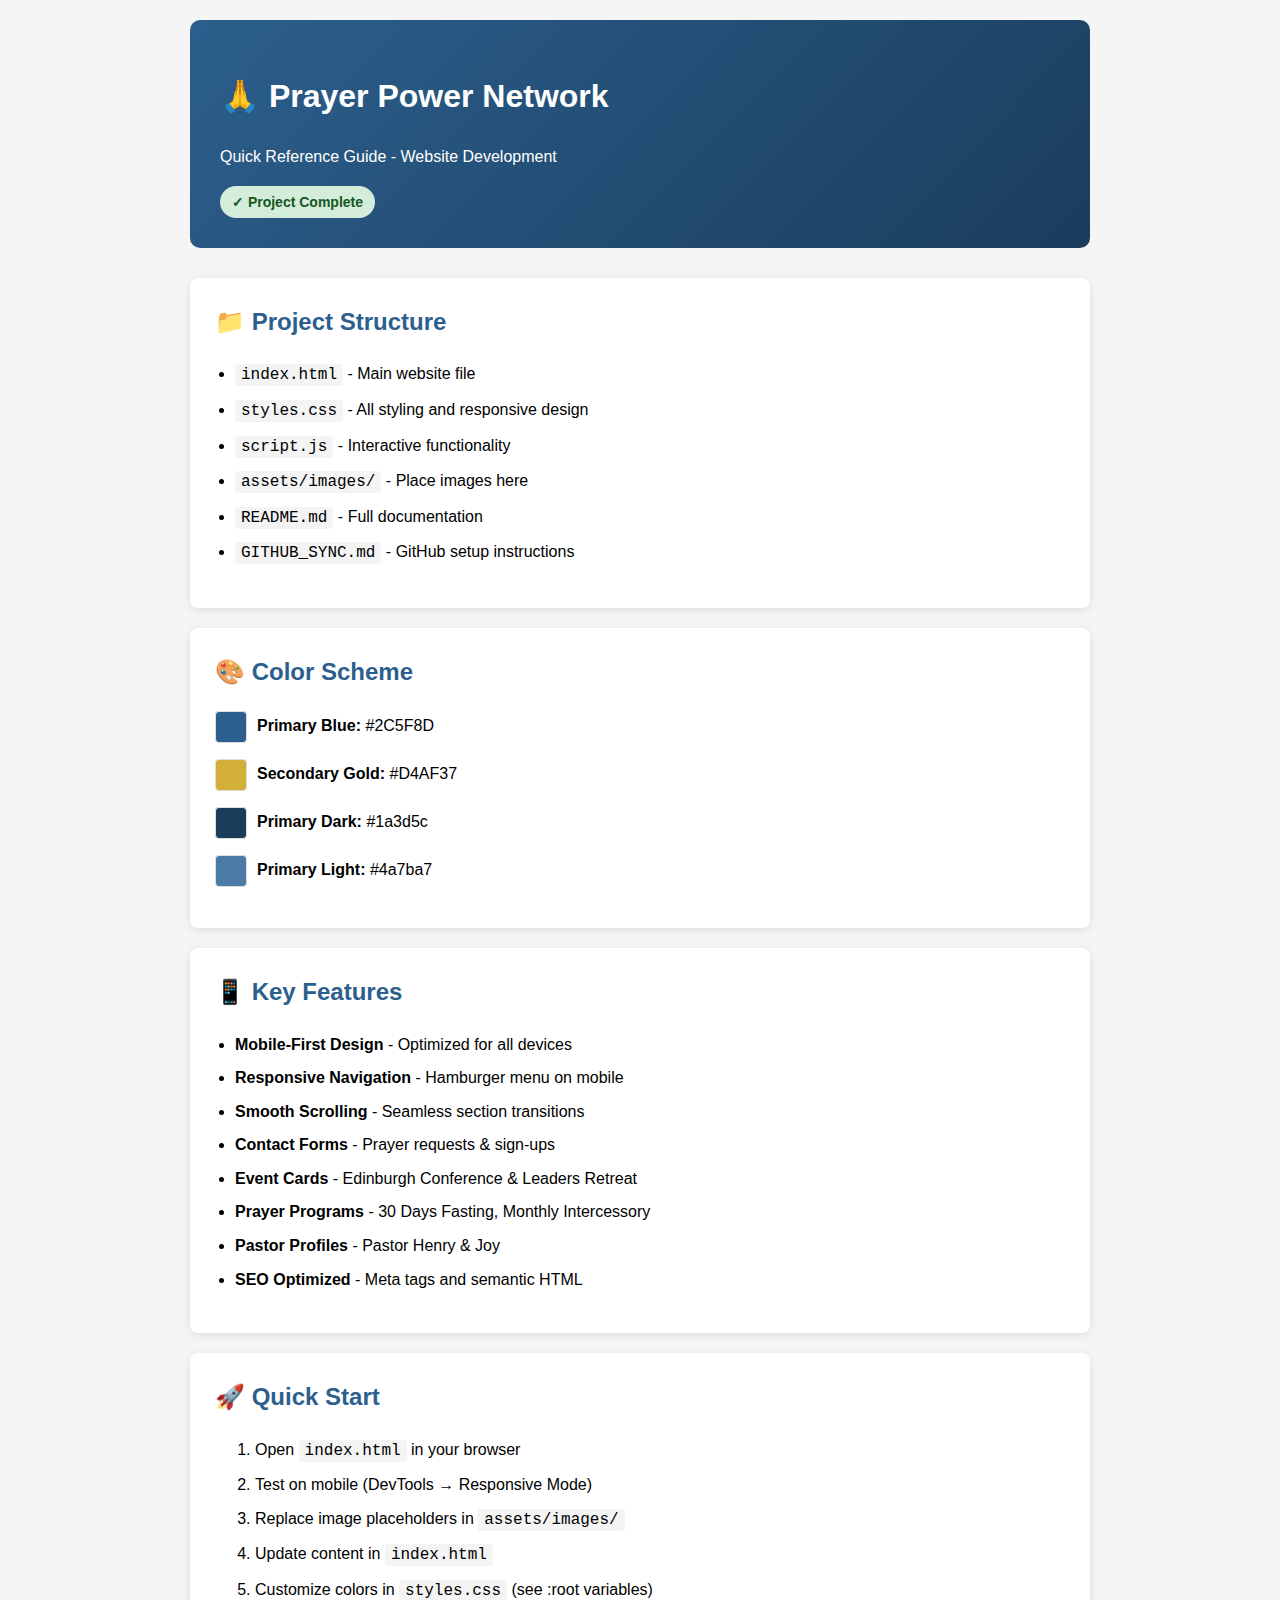
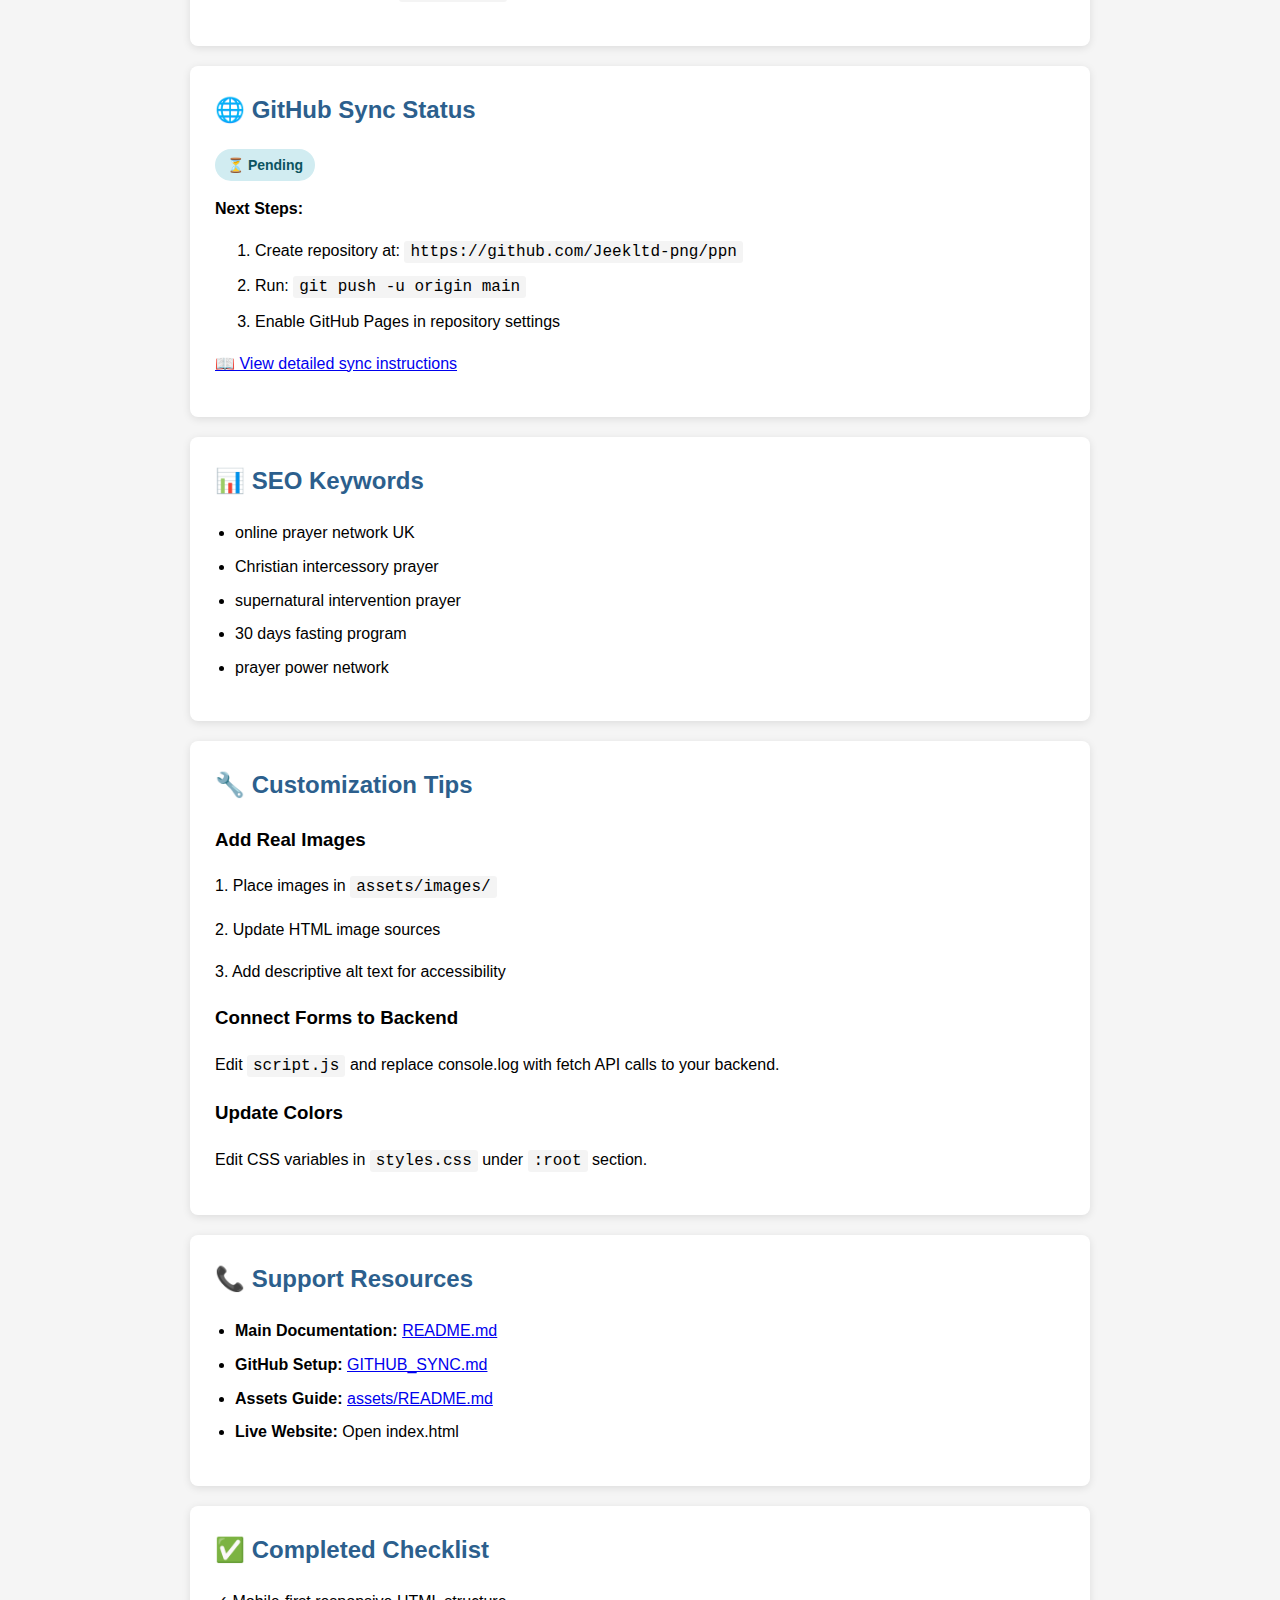
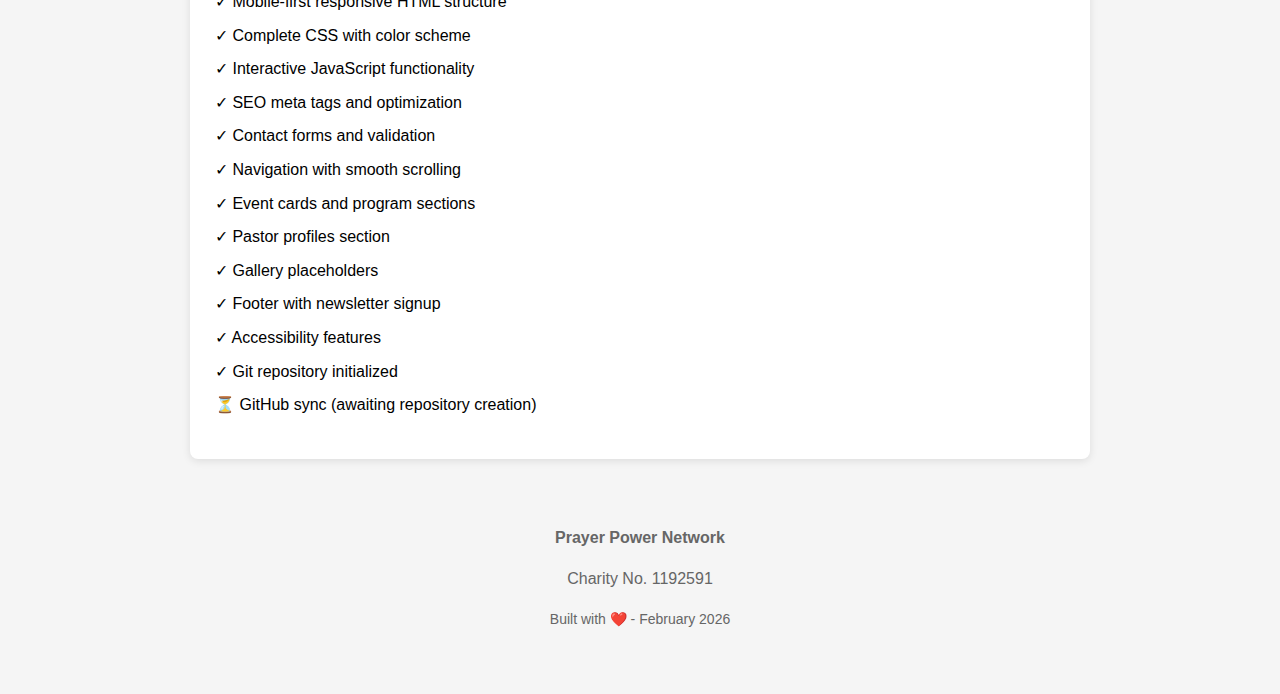
<file: QUICK_REFERENCE.html>
<!DOCTYPE html>
<html lang="en">
<head>
    <meta charset="UTF-8">
    <meta name="viewport" content="width=device-width, initial-scale=1.0">
    <title>PPN Quick Reference</title>
    <style>
        body {
            font-family: -apple-system, BlinkMacSystemFont, 'Segoe UI', sans-serif;
            line-height: 1.6;
            max-width: 900px;
            margin: 0 auto;
            padding: 20px;
            background: #f5f5f5;
        }
        .header {
            background: linear-gradient(135deg, #2C5F8D 0%, #1a3d5c 100%);
            color: white;
            padding: 30px;
            border-radius: 10px;
            margin-bottom: 30px;
        }
        .section {
            background: white;
            padding: 25px;
            margin-bottom: 20px;
            border-radius: 8px;
            box-shadow: 0 2px 8px rgba(0,0,0,0.1);
        }
        h2 {
            color: #2C5F8D;
            margin-top: 0;
        }
        code {
            background: #f4f4f4;
            padding: 2px 6px;
            border-radius: 3px;
            font-family: 'Courier New', monospace;
        }
        .status {
            display: inline-block;
            padding: 5px 12px;
            border-radius: 20px;
            font-size: 14px;
            font-weight: 600;
        }
        .success { background: #d4edda; color: #155724; }
        .info { background: #d1ecf1; color: #0c5460; }
        .warning { background: #fff3cd; color: #856404; }
        ul { padding-left: 20px; }
        li { margin-bottom: 8px; }
        .color-box {
            display: inline-block;
            width: 30px;
            height: 30px;
            border-radius: 4px;
            vertical-align: middle;
            margin-right: 10px;
            border: 1px solid #ddd;
        }
    </style>
</head>
<body>
    <div class="header">
        <h1>🙏 Prayer Power Network</h1>
        <p>Quick Reference Guide - Website Development</p>
        <span class="status success">✓ Project Complete</span>
    </div>

    <div class="section">
        <h2>📁 Project Structure</h2>
        <ul>
            <li><code>index.html</code> - Main website file</li>
            <li><code>styles.css</code> - All styling and responsive design</li>
            <li><code>script.js</code> - Interactive functionality</li>
            <li><code>assets/images/</code> - Place images here</li>
            <li><code>README.md</code> - Full documentation</li>
            <li><code>GITHUB_SYNC.md</code> - GitHub setup instructions</li>
        </ul>
    </div>

    <div class="section">
        <h2>🎨 Color Scheme</h2>
        <p><span class="color-box" style="background:#2C5F8D"></span><strong>Primary Blue:</strong> #2C5F8D</p>
        <p><span class="color-box" style="background:#D4AF37"></span><strong>Secondary Gold:</strong> #D4AF37</p>
        <p><span class="color-box" style="background:#1a3d5c"></span><strong>Primary Dark:</strong> #1a3d5c</p>
        <p><span class="color-box" style="background:#4a7ba7"></span><strong>Primary Light:</strong> #4a7ba7</p>
    </div>

    <div class="section">
        <h2>📱 Key Features</h2>
        <ul>
            <li><strong>Mobile-First Design</strong> - Optimized for all devices</li>
            <li><strong>Responsive Navigation</strong> - Hamburger menu on mobile</li>
            <li><strong>Smooth Scrolling</strong> - Seamless section transitions</li>
            <li><strong>Contact Forms</strong> - Prayer requests & sign-ups</li>
            <li><strong>Event Cards</strong> - Edinburgh Conference & Leaders Retreat</li>
            <li><strong>Prayer Programs</strong> - 30 Days Fasting, Monthly Intercessory</li>
            <li><strong>Pastor Profiles</strong> - Pastor Henry & Joy</li>
            <li><strong>SEO Optimized</strong> - Meta tags and semantic HTML</li>
        </ul>
    </div>

    <div class="section">
        <h2>🚀 Quick Start</h2>
        <ol>
            <li>Open <code>index.html</code> in your browser</li>
            <li>Test on mobile (DevTools → Responsive Mode)</li>
            <li>Replace image placeholders in <code>assets/images/</code></li>
            <li>Update content in <code>index.html</code></li>
            <li>Customize colors in <code>styles.css</code> (see :root variables)</li>
        </ol>
    </div>

    <div class="section">
        <h2>🌐 GitHub Sync Status</h2>
        <span class="status info">⏳ Pending</span>
        <p style="margin-top: 15px;">
            <strong>Next Steps:</strong>
        </p>
        <ol>
            <li>Create repository at: <code>https://github.com/Jeekltd-png/ppn</code></li>
            <li>Run: <code>git push -u origin main</code></li>
            <li>Enable GitHub Pages in repository settings</li>
        </ol>
        <p><a href="GITHUB_SYNC.md" target="_blank">📖 View detailed sync instructions</a></p>
    </div>

    <div class="section">
        <h2>📊 SEO Keywords</h2>
        <ul>
            <li>online prayer network UK</li>
            <li>Christian intercessory prayer</li>
            <li>supernatural intervention prayer</li>
            <li>30 days fasting program</li>
            <li>prayer power network</li>
        </ul>
    </div>

    <div class="section">
        <h2>🔧 Customization Tips</h2>
        <h3>Add Real Images</h3>
        <p>1. Place images in <code>assets/images/</code></p>
        <p>2. Update HTML image sources</p>
        <p>3. Add descriptive alt text for accessibility</p>
        
        <h3>Connect Forms to Backend</h3>
        <p>Edit <code>script.js</code> and replace console.log with fetch API calls to your backend.</p>
        
        <h3>Update Colors</h3>
        <p>Edit CSS variables in <code>styles.css</code> under <code>:root</code> section.</p>
    </div>

    <div class="section">
        <h2>📞 Support Resources</h2>
        <ul>
            <li><strong>Main Documentation:</strong> <a href="README.md">README.md</a></li>
            <li><strong>GitHub Setup:</strong> <a href="GITHUB_SYNC.md">GITHUB_SYNC.md</a></li>
            <li><strong>Assets Guide:</strong> <a href="assets/README.md">assets/README.md</a></li>
            <li><strong>Live Website:</strong> Open index.html</li>
        </ul>
    </div>

    <div class="section">
        <h2>✅ Completed Checklist</h2>
        <ul style="list-style: none; padding-left: 0;">
            <li>✓ Mobile-first responsive HTML structure</li>
            <li>✓ Complete CSS with color scheme</li>
            <li>✓ Interactive JavaScript functionality</li>
            <li>✓ SEO meta tags and optimization</li>
            <li>✓ Contact forms and validation</li>
            <li>✓ Navigation with smooth scrolling</li>
            <li>✓ Event cards and program sections</li>
            <li>✓ Pastor profiles section</li>
            <li>✓ Gallery placeholders</li>
            <li>✓ Footer with newsletter signup</li>
            <li>✓ Accessibility features</li>
            <li>✓ Git repository initialized</li>
            <li>⏳ GitHub sync (awaiting repository creation)</li>
        </ul>
    </div>

    <div style="text-align: center; padding: 30px; color: #666;">
        <p><strong>Prayer Power Network</strong></p>
        <p>Charity No. 1192591</p>
        <p style="font-size: 14px;">Built with ❤️ - February 2026</p>
    </div>
</body>
</html>
</file>
<file: styles.css>
/* ========================================
   CSS Reset & Base Styles
   ======================================== */

* {
    margin: 0;
    padding: 0;
    box-sizing: border-box;
}

:root {
    /* Color Scheme - Inspired by Hillsong's warm, inviting palette */
    --primary-color: #2C5F8D;
    --primary-dark: #1a3d5c;
    --primary-light: #4a7ba7;
    --secondary-color: #D4AF37;
    --accent-color: #8B4513;
    --text-dark: #1a1a1a;
    --text-light: #666;
    --text-white: #ffffff;
    --bg-light: #f8f9fa;
    --bg-white: #ffffff;
    --border-color: #e1e4e8;
    --overlay-dark: rgba(0, 0, 0, 0.5);
    
    /* Typography */
    --font-primary: 'Inter', -apple-system, BlinkMacSystemFont, 'Segoe UI', sans-serif;
    --font-size-base: 16px;
    --line-height-base: 1.6;
    
    /* Spacing */
    --spacing-xs: 0.5rem;
    --spacing-sm: 1rem;
    --spacing-md: 2rem;
    --spacing-lg: 3rem;
    --spacing-xl: 4rem;
    
    /* Border Radius */
    --radius-sm: 4px;
    --radius-md: 8px;
    --radius-lg: 12px;
    
    /* Shadows */
    --shadow-sm: 0 2px 4px rgba(0, 0, 0, 0.1);
    --shadow-md: 0 4px 12px rgba(0, 0, 0, 0.15);
    --shadow-lg: 0 8px 24px rgba(0, 0, 0, 0.2);
    
    /* Transitions */
    --transition-fast: 0.2s ease;
    --transition-base: 0.3s ease;
    --transition-slow: 0.5s ease;
}

body {
    font-family: var(--font-primary);
    font-size: var(--font-size-base);
    line-height: var(--line-height-base);
    color: var(--text-dark);
    background-color: var(--bg-white);
    overflow-x: hidden;
}

.container {
    max-width: 1200px;
    margin: 0 auto;
    padding: 0 var(--spacing-md);
}

/* ========================================
   Navigation Bar
   ======================================== */

.navbar {
    position: fixed;
    top: 0;
    left: 0;
    right: 0;
    background-color: var(--bg-white);
    box-shadow: var(--shadow-sm);
    z-index: 1000;
    transition: all var(--transition-base);
}

.navbar.scrolled {
    box-shadow: var(--shadow-md);
}

.navbar .container {
    display: flex;
    justify-content: space-between;
    align-items: center;
    padding: var(--spacing-sm) var(--spacing-md);
}

.nav-brand {
    display: flex;
    align-items: center;
}

.nav-brand h2 {
    color: var(--primary-color);
    font-size: 1.5rem;
    font-weight: 700;
    margin: 0;
}

.logo {
    height: 70px;
    width: auto;
    margin-right: 0.75rem;
    vertical-align: middle;
    display: inline-block;
}

.nav-menu {
    display: flex;
    list-style: none;
    gap: var(--spacing-md);
    align-items: center;
    margin: 0;
}

.nav-link {
    color: var(--text-dark);
    text-decoration: none;
    font-weight: 500;
    transition: color var(--transition-fast);
    position: relative;
}

.nav-link:hover {
    color: var(--primary-color);
}

.nav-link::after {
    content: '';
    position: absolute;
    bottom: -5px;
    left: 0;
    width: 0;
    height: 2px;
    background-color: var(--primary-color);
    transition: width var(--transition-base);
}

.nav-link:hover::after {
    width: 100%;
}

.live-badge {
    background-color: #ff0066;
    color: white;
    padding: 2px 8px;
    border-radius: 4px;
    font-size: 0.7rem;
    font-weight: 700;
    margin-left: 4px;
    vertical-align: middle;
}

.nav-dropdown {
    position: relative;
}

.dropdown-menu {
    display: none;
    position: absolute;
    top: 100%;
    right: 0;
    background-color: var(--bg-white);
    box-shadow: var(--shadow-lg);
    border-radius: var(--radius-md);
    padding: var(--spacing-sm) 0;
    min-width: 220px;
    z-index: 1001;
    list-style: none;
}

.nav-dropdown:hover .dropdown-menu {
    display: block;
}

.dropdown-menu li {
    padding: 0;
}

.dropdown-menu a {
    display: block;
    padding: 0.75rem 1.25rem;
    color: var(--text-dark);
    text-decoration: none;
    transition: background-color var(--transition-fast);
}

.dropdown-menu a:hover {
    background-color: var(--bg-light);
    color: var(--primary-color);
}

.nav-toggle {
    display: none;
    flex-direction: column;
    background: none;
    border: none;
    cursor: pointer;
    padding: var(--spacing-xs);
}

.nav-toggle span {
    width: 25px;
    height: 3px;
    background-color: var(--text-dark);
    margin: 3px 0;
    transition: all var(--transition-base);
}

/* ========================================
   Hero Section
   ======================================== */

.hero {
    position: relative;
    height: 100vh;
    min-height: 600px;
    display: flex;
    align-items: center;
    justify-content: center;
    background: linear-gradient(135deg, var(--primary-color) 0%, var(--primary-dark) 100%);
    background-image: url('data:image/svg+xml,<svg xmlns="http://www.w3.org/2000/svg" viewBox="0 0 1200 800"><rect fill="%232C5F8D" width="1200" height="800"/><g fill-opacity="0.1"><circle fill="%23fff" cx="200" cy="200" r="300"/><circle fill="%23fff" cx="1000" cy="600" r="400"/></g></svg>');
    background-size: cover;
    background-position: center;
    color: var(--text-white);
    text-align: center;
    overflow: hidden;
}

.hero-overlay {
    position: absolute;
    top: 0;
    left: 0;
    right: 0;
    bottom: 0;
    background: linear-gradient(to bottom, rgba(0, 0, 0, 0.3), rgba(0, 0, 0, 0.5));
}

.hero-content {
    position: relative;
    z-index: 1;
    max-width: 900px;
    padding: 0 var(--spacing-md);
}

.hero-title {
    font-size: 3.5rem;
    font-weight: 800;
    margin-bottom: var(--spacing-md);
    line-height: 1.2;
    text-shadow: 0 2px 10px rgba(0, 0, 0, 0.3);
}

.hero-subtitle {
    font-size: 1.5rem;
    font-weight: 300;
    margin-bottom: var(--spacing-lg);
    opacity: 0.95;
}

.hero-buttons {
    display: flex;
    gap: var(--spacing-sm);
    justify-content: center;
    flex-wrap: wrap;
}

/* ========================================
   Buttons
   ======================================== */

.btn {
    display: inline-block;
    padding: 0.875rem 2rem;
    border-radius: var(--radius-md);
    font-weight: 600;
    text-decoration: none;
    transition: all var(--transition-base);
    cursor: pointer;
    border: 2px solid transparent;
    font-size: 1rem;
    text-align: center;
}

.btn-primary {
    background-color: var(--secondary-color);
    color: var(--text-dark);
    border-color: var(--secondary-color);
}

.btn-primary:hover {
    background-color: #c29d2e;
    transform: translateY(-2px);
    box-shadow: var(--shadow-md);
}

.btn-secondary {
    background-color: transparent;
    color: var(--text-white);
    border-color: var(--text-white);
}

.btn-secondary:hover {
    background-color: var(--text-white);
    color: var(--primary-color);
}

.btn-outline {
    background-color: transparent;
    color: var(--primary-color);
    border-color: var(--primary-color);
}

.btn-outline:hover {
    background-color: var(--primary-color);
    color: var(--text-white);
}

.btn-large {
    padding: 1.125rem 2.5rem;
    font-size: 1.125rem;
}

.btn-donate {
    background-color: #28a745;
    color: var(--text-white);
    border-color: #28a745;
}

.btn-donate:hover {
    background-color: #218838;
    transform: translateY(-2px);
    box-shadow: var(--shadow-md);
}

.btn-donate-nav {
    background-color: #28a745;
    color: var(--text-white);
    border-color: #28a745;
    padding: 0.5rem 1.5rem;
    border-radius: var(--radius-md);
    font-weight: 600;
    text-decoration: none;
    transition: all var(--transition-base);
}

.btn-donate-nav:hover {
    background-color: #218838;
    transform: translateY(-2px);
}

/* ========================================
   Animations
   ======================================== */

@keyframes fadeIn {
    from {
        opacity: 0;
        transform: translateY(20px);
    }
    to {
        opacity: 1;
        transform: translateY(0);
    }
}

.animate-fade-in {
    animation: fadeIn 0.8s ease forwards;
}

.animate-fade-in-delay {
    opacity: 0;
    animation: fadeIn 0.8s ease 0.3s forwards;
}

.animate-fade-in-delay-2 {
    opacity: 0;
    animation: fadeIn 0.8s ease 0.6s forwards;
}

/* ========================================
   Event Banner Scroll
   ======================================== */

.event-banner {
    background-color: var(--primary-dark);
    overflow: hidden;
    padding: 0;
    position: relative;
    height: 100vh;
    min-height: 600px;
}

.banner-scroll {
    width: 100%;
    height: 100%;
    overflow: hidden;
    position: relative;
}

.banner-content {
    display: flex;
    width: 400%;
    height: 100%;
    transition: transform 0.8s ease-in-out;
}

.banner-item {
    position: relative;
    width: 25%;
    height: 100%;
    flex-shrink: 0;
    background: linear-gradient(135deg, var(--primary-color) 0%, var(--primary-dark) 100%);
    overflow: hidden;
    display: block;
    text-decoration: none;
    cursor: pointer;
}

.banner-hero {
    background: linear-gradient(135deg, var(--primary-color) 0%, var(--primary-dark) 100%);
    background-image: url('data:image/svg+xml,<svg xmlns="http://www.w3.org/2000/svg" viewBox="0 0 1200 800"><rect fill="%232C5F8D" width="1200" height="800"/><g fill-opacity="0.1"><circle fill="%23fff" cx="200" cy="200" r="300"/><circle fill="%23fff" cx="1000" cy="600" r="400"/></g></svg>');
    background-size: cover;
    background-position: center;
    display: flex;
    align-items: center;
    justify-content: center;
    cursor: default;
}

.banner-hero .hero-content {
    position: relative;
    z-index: 1;
    max-width: 900px;
    padding: 0 var(--spacing-md);
    text-align: center;
}

.banner-hero .hero-overlay {
    position: absolute;
    top: 0;
    left: 0;
    right: 0;
    bottom: 0;
    background: linear-gradient(to bottom, rgba(0, 0, 0, 0.3), rgba(0, 0, 0, 0.5));
}

.banner-hero .hero-title {
    font-size: 3.5rem;
    font-weight: 800;
    margin-bottom: var(--spacing-md);
    line-height: 1.2;
    text-shadow: 0 2px 10px rgba(0, 0, 0, 0.3);
    color: var(--text-white);
}

.banner-hero .hero-subtitle {
    font-size: 1.5rem;
    font-weight: 300;
    margin-bottom: var(--spacing-lg);
    opacity: 0.95;
    color: var(--text-white);
}

.banner-hero .hero-buttons {
    display: flex;
    gap: var(--spacing-sm);
    justify-content: center;
    flex-wrap: wrap;
}

.banner-item-clickable {
    transition: transform var(--transition-base);
}

.banner-item-clickable:hover .banner-overlay {
    background: linear-gradient(to top, rgba(0, 0, 0, 0.95), rgba(0, 0, 0, 0.3));
}

.banner-item-clickable:hover h3 {
    transform: scale(1.05);
    transition: transform var(--transition-base);
}

.banner-item img {
    width: 100%;
    height: 100%;
    object-fit: cover;
    opacity: 0.7;
}

.banner-no-overlay img {
    opacity: 1;
}

.banner-overlay {
    position: absolute;
    bottom: 0;
    left: 0;
    right: 0;
    padding: var(--spacing-xl);
    background: linear-gradient(to top, rgba(0, 0, 0, 0.9), transparent);
    color: white;
    text-align: center;
}

.banner-overlay h3 {
    font-size: 3rem;
    margin-bottom: var(--spacing-sm);
    color: var(--secondary-color);
    text-transform: uppercase;
    font-weight: 700;
}

.banner-overlay p {
    font-size: 1.5rem;
    color: var(--text-white);
}

.banner-dots {
    position: absolute;
    bottom: 30px;
    left: 50%;
    transform: translateX(-50%);
    display: flex;
    gap: 12px;
    z-index: 10;
}

.dot {
    width: 12px;
    height: 12px;
    border-radius: 50%;
    background-color: rgba(255, 255, 255, 0.5);
    cursor: pointer;
    transition: all var(--transition-base);
}

.dot:hover {
    background-color: rgba(255, 255, 255, 0.8);
    transform: scale(1.2);
}

.dot.active {
    background-color: var(--secondary-color);
    width: 30px;
    border-radius: 6px;
}

/* ========================================
   Section Styles
   ======================================== */

section {
    padding: var(--spacing-xl) 0;
}

.section-title {
    font-size: 2.5rem;
    font-weight: 700;
    color: var(--primary-color);
    margin-bottom: var(--spacing-md);
    text-align: center;
}

.section-subtitle {
    font-size: 1.25rem;
    color: var(--text-light);
    text-align: center;
    margin-bottom: var(--spacing-lg);
}

/* ========================================
   Welcome Section
   ======================================== */

.welcome-section {
    background-color: var(--bg-white);
}

.welcome-content {
    max-width: 800px;
    margin: 0 auto;
    text-align: center;
}

.welcome-text {
    font-size: 1.125rem;
    color: var(--text-light);
    margin-bottom: var(--spacing-sm);
    line-height: 1.8;
}

/* ========================================
   Events Section
   ======================================== */

.events-section {
    background-color: var(--bg-light);
}

.events-grid {
    display: grid;
    grid-template-columns: repeat(auto-fit, minmax(300px, 1fr));
    gap: var(--spacing-md);
    margin-top: var(--spacing-lg);
}

.event-card {
    background-color: var(--bg-white);
    border-radius: var(--radius-lg);
    overflow: hidden;
    box-shadow: var(--shadow-md);
    transition: transform var(--transition-base), box-shadow var(--transition-base);
}

.event-card:hover {
    transform: translateY(-5px);
    box-shadow: var(--shadow-lg);
}

.event-image {
    position: relative;
    height: 200px;
    background: linear-gradient(135deg, var(--primary-light) 0%, var(--primary-color) 100%);
    display: flex;
    align-items: center;
    justify-content: center;
}

.event-badge {
    position: absolute;
    top: var(--spacing-sm);
    right: var(--spacing-sm);
    background-color: var(--secondary-color);
    color: var(--text-dark);
    padding: 0.5rem 1rem;
    border-radius: var(--radius-md);
    font-weight: 600;
    font-size: 0.875rem;
}

.event-content {
    padding: var(--spacing-md);
}

.event-content h3 {
    font-size: 1.5rem;
    color: var(--primary-color);
    margin-bottom: var(--spacing-sm);
}

.event-date {
    font-size: 1rem;
    color: var(--text-light);
    margin-bottom: var(--spacing-sm);
}

.event-description {
    color: var(--text-light);
    margin-bottom: var(--spacing-sm);
    line-height: 1.6;
}

.event-ministers {
    background-color: var(--bg-light);
    padding: var(--spacing-sm);
    border-radius: var(--radius-sm);
    margin-bottom: var(--spacing-sm);
    font-size: 0.9rem;
}

/* ========================================
   Programs Section
   ======================================== */

.programs-section {
    background-color: var(--bg-white);
}

.programs-carousel {
    display: grid;
    grid-template-columns: repeat(auto-fit, minmax(280px, 1fr));
    gap: var(--spacing-md);
    margin-top: var(--spacing-lg);
}

.program-card {
    background-color: var(--bg-white);
    border: 2px solid var(--border-color);
    border-radius: var(--radius-lg);
    padding: var(--spacing-lg);
    text-align: center;
    transition: all var(--transition-base);
}

.program-card:hover {
    border-color: var(--primary-color);
    box-shadow: var(--shadow-md);
    transform: translateY(-5px);
}

.program-icon {
    font-size: 3rem;
    margin-bottom: var(--spacing-sm);
}

.program-card h3 {
    font-size: 1.5rem;
    color: var(--primary-color);
    margin-bottom: var(--spacing-sm);
}

.program-card p {
    color: var(--text-light);
    margin-bottom: var(--spacing-md);
}

.program-features {
    list-style: none;
    text-align: left;
}

.program-features li {
    padding: 0.5rem 0;
    color: var(--text-light);
    position: relative;
    padding-left: 1.5rem;
}

.program-features li::before {
    content: '✓';
    position: absolute;
    left: 0;
    color: var(--primary-color);
    font-weight: bold;
}

/* ========================================
   Pastors Section
   ======================================== */

.pastors-section {
    background-color: var(--bg-light);
}

.pastors-grid {
    display: grid;
    grid-template-columns: repeat(auto-fit, minmax(300px, 1fr));
    gap: var(--spacing-lg);
    margin-top: var(--spacing-lg);
}

.pastor-card {
    background-color: var(--bg-white);
    border-radius: var(--radius-lg);
    overflow: hidden;
    box-shadow: var(--shadow-md);
    text-align: center;
}

.pastor-image {
    height: 300px;
    background: linear-gradient(135deg, var(--primary-color) 0%, var(--primary-dark) 100%);
}

.pastor-photo-placeholder {
    height: 100%;
    display: flex;
    align-items: center;
    justify-content: center;
    color: var(--text-white);
    font-size: 1.5rem;
    font-weight: 600;
}

.pastor-info {
    padding: var(--spacing-md);
}

.pastor-info h3 {
    font-size: 1.75rem;
    color: var(--primary-color);
    margin-bottom: var(--spacing-xs);
}

.pastor-title {
    color: var(--secondary-color);
    font-weight: 600;
    margin-bottom: var(--spacing-sm);
}

.pastor-bio {
    color: var(--text-light);
    line-height: 1.7;
}

.charity-info {
    text-align: center;
    margin-top: var(--spacing-lg);
    padding: var(--spacing-md);
    background-color: var(--bg-white);
    border-radius: var(--radius-lg);
    box-shadow: var(--shadow-sm);
}

.charity-info p {
    color: var(--text-light);
    margin-bottom: var(--spacing-xs);
}

/* ========================================
   Sermons Section
   ======================================== */

.sermons-section {
    background-color: var(--bg-white);
}

.sermons-grid {
    display: grid;
    grid-template-columns: repeat(auto-fit, minmax(300px, 1fr));
    gap: var(--spacing-lg);
    margin-top: var(--spacing-lg);
}

.sermon-card {
    background-color: var(--bg-white);
    border-radius: var(--radius-lg);
    overflow: hidden;
    box-shadow: var(--shadow-md);
    transition: transform var(--transition-base), box-shadow var(--transition-base);
}

.sermon-card:hover {
    transform: translateY(-5px);
    box-shadow: var(--shadow-lg);
}

.sermon-video {
    position: relative;
    height: 200px;
    background-color: #000;
}

.video-placeholder {
    width: 100%;
    height: 100%;
    background: linear-gradient(135deg, var(--primary-color) 0%, var(--primary-dark) 100%);
    display: flex;
    align-items: center;
    justify-content: center;
    position: relative;
    cursor: pointer;
}

.play-button {
    width: 60px;
    height: 60px;
    background-color: rgba(255, 255, 255, 0.9);
    border-radius: 50%;
    display: flex;
    align-items: center;
    justify-content: center;
    font-size: 24px;
    color: var(--primary-color);
    transition: transform var(--transition-base);
}

.video-placeholder:hover .play-button {
    transform: scale(1.1);
    background-color: var(--secondary-color);
    color: var(--text-dark);
}

.sermon-info {
    padding: var(--spacing-md);
}

.sermon-info h3 {
    font-size: 1.25rem;
    color: var(--primary-color);
    margin-bottom: var(--spacing-xs);
}

.sermon-speaker {
    color: var(--secondary-color);
    font-weight: 600;
    margin-bottom: 0.25rem;
}

.sermon-date {
    color: var(--text-light);
    font-size: 0.9rem;
}

/* ========================================
   Gallery Section
   ======================================== */

.gallery-section {
    background-color: var(--bg-white);
}

.gallery-grid {
    display: grid;
    grid-template-columns: repeat(auto-fit, minmax(250px, 1fr));
    gap: var(--spacing-sm);
    margin-top: var(--spacing-lg);
}

.gallery-item {
    aspect-ratio: 1;
    overflow: hidden;
    border-radius: var(--radius-md);
    box-shadow: var(--shadow-sm);
    transition: transform var(--transition-base);
}

.gallery-item:hover {
    transform: scale(1.05);
}

.gallery-placeholder {
    height: 100%;
    background: linear-gradient(135deg, var(--primary-light) 0%, var(--primary-color) 100%);
    display: flex;
    align-items: center;
    justify-content: center;
    color: var(--text-white);
    font-weight: 600;
}

/* ========================================
   Join Section
   ======================================== */

.join-section {
    background: linear-gradient(135deg, var(--primary-color) 0%, var(--primary-dark) 100%);
    color: var(--text-white);
    text-align: center;
}

.join-content h2 {
    font-size: 3rem;
    margin-bottom: var(--spacing-sm);
    color: var(--text-white);
}

.join-content p {
    font-size: 1.25rem;
    margin-bottom: var(--spacing-sm);
    opacity: 0.95;
    max-width: 700px;
    margin-left: auto;
    margin-right: auto;
}

/* ========================================
   Testimonies Section
   ======================================== */

.testimonies-section {
    background-color: var(--bg-light);
}

.testimonies-content {
    display: grid;
    grid-template-columns: 1fr 1fr;
    gap: var(--spacing-xl);
    margin-top: var(--spacing-lg);
}

.testimony-form-wrapper,
.testimonies-display {
    background-color: var(--bg-white);
    padding: var(--spacing-lg);
    border-radius: var(--radius-lg);
    box-shadow: var(--shadow-md);
}

.testimony-item {
    padding: var(--spacing-md);
    margin-bottom: var(--spacing-md);
    background-color: var(--bg-light);
    border-left: 4px solid var(--primary-color);
    border-radius: var(--radius-sm);
}

.testimony-quote {
    font-style: italic;
    color: var(--text-dark);
    margin-bottom: var(--spacing-xs);
}

.testimony-author {
    text-align: right;
    color: var(--text-light);
    font-weight: 600;
}

/* ========================================
   Appointment Section
   ======================================== */

.appointment-section {
    background-color: var(--bg-white);
}

.appointment-grid {
    display: grid;
    grid-template-columns: 2fr 1fr;
    gap: var(--spacing-xl);
    margin-top: var(--spacing-lg);
}

.appointment-form-wrapper {
    background-color: var(--bg-light);
    padding: var(--spacing-lg);
    border-radius: var(--radius-lg);
}

.appointment-info {
    background-color: var(--primary-color);
    color: var(--text-white);
    padding: var(--spacing-lg);
    border-radius: var(--radius-lg);
}

.appointment-info h3 {
    color: var(--text-white);
    margin-bottom: var(--spacing-md);
}

.appointment-times {
    list-style: none;
    padding: 0;
    margin-bottom: var(--spacing-md);
}

.appointment-times li {
    padding: var(--spacing-sm) 0;
    border-bottom: 1px solid rgba(255, 255, 255, 0.2);
}

/* ========================================
   Booklets Section
   ======================================== */

.booklets-section {
    background-color: var(--bg-light);
}

.booklets-grid {
    display: grid;
    grid-template-columns: repeat(auto-fit, minmax(280px, 1fr));
    gap: var(--spacing-lg);
    margin-top: var(--spacing-lg);
}

.booklet-card {
    background-color: var(--bg-white);
    padding: var(--spacing-lg);
    border-radius: var(--radius-lg);
    box-shadow: var(--shadow-md);
    text-align: center;
    transition: transform var(--transition-base);
}

.booklet-card:hover {
    transform: translateY(-5px);
}

.booklet-cover {
    width: 150px;
    height: 200px;
    margin: 0 auto var(--spacing-md);
    background: linear-gradient(135deg, var(--primary-color) 0%, var(--primary-dark) 100%);
    border-radius: var(--radius-md);
    display: flex;
    align-items: center;
    justify-content: center;
}

.booklet-icon {
    font-size: 4rem;
}

.booklet-card h3 {
    color: var(--primary-color);
    margin-bottom: var(--spacing-sm);
}

.booklet-card p {
    color: var(--text-light);
    margin-bottom: var(--spacing-md);
}

/* ========================================
   Prayer Points Section
   ======================================== */

.prayer-points-section {
    background-color: var(--bg-white);
}

.prayer-points-categories {
    display: grid;
    grid-template-columns: repeat(auto-fit, minmax(250px, 1fr));
    gap: var(--spacing-md);
    margin-top: var(--spacing-lg);
}

.category-card {
    background-color: var(--bg-light);
    padding: var(--spacing-md);
    border-radius: var(--radius-lg);
    border-top: 4px solid var(--primary-color);
}

.category-card h3 {
    color: var(--primary-color);
    margin-bottom: var(--spacing-sm);
    font-size: 1.25rem;
}

.category-card ul {
    list-style: none;
    padding: 0;
    margin-bottom: var(--spacing-md);
}

.category-card ul li {
    padding: 0.5rem 0;
    color: var(--text-light);
    position: relative;
    padding-left: 1.5rem;
}

.category-card ul li::before {
    content: '•';
    position: absolute;
    left: 0;
    color: var(--primary-color);
    font-weight: bold;
    font-size: 1.2rem;
}

/* ========================================
   Newsletter Main Section
   ======================================== */

.newsletter-section-main {
    background-color: var(--bg-light);
}

.newsletter-signup {
    display: grid;
    grid-template-columns: 1fr 1fr;
    gap: var(--spacing-xl);
    margin-top: var(--spacing-lg);
}

.newsletter-benefits {
    background-color: var(--primary-color);
    color: var(--text-white);
    padding: var(--spacing-lg);
    border-radius: var(--radius-lg);
}

.newsletter-benefits h3 {
    color: var(--text-white);
    margin-bottom: var(--spacing-md);
}

.newsletter-benefits ul {
    list-style: none;
    padding: 0;
}

.newsletter-benefits li {
    padding: var(--spacing-sm) 0;
    font-size: 1.05rem;
}

.newsletter-form-main {
    background-color: var(--bg-white);
    padding: var(--spacing-lg);
    border-radius: var(--radius-lg);
    box-shadow: var(--shadow-md);
}

/* ========================================
   Donation Section
   ======================================== */

.donation-section {
    background: linear-gradient(135deg, #28a745 0%, #20803a 100%);
    color: var(--text-white);
}

.donation-section-white {
    background: var(--bg-white);
    color: var(--text-dark);
}

.donation-section-white .donation-text h2,
.donation-section-white .donation-text h3 {
    color: var(--primary-color);
}

.donation-section-white .donation-text p {
    color: var(--text-light);
    opacity: 1;
}

.donation-section-white .donation-impact {
    background-color: var(--bg-light);
    border: 2px solid var(--border-color);
}

.donation-section-white .donation-impact h3 {
    color: var(--primary-color);
}

.donation-section-white .donation-impact li {
    color: var(--text-dark);
}

.donation-section-white .charity-reminder {
    color: var(--text-light);
}

.donation-content {
    display: grid;
    grid-template-columns: 1fr 1fr;
    gap: var(--spacing-xl);
    align-items: start;
}

.donation-text h2,
.donation-text h3 {
    color: var(--text-white);
}

.donation-text p {
    font-size: 1.125rem;
    line-height: 1.8;
    margin-bottom: var(--spacing-md);
    opacity: 0.95;
}

.donation-impact {
    background-color: rgba(255, 255, 255, 0.1);
    padding: var(--spacing-md);
    border-radius: var(--radius-lg);
    margin: var(--spacing-md) 0;
}

.donation-impact h3 {
    margin-bottom: var(--spacing-sm);
    font-size: 1.25rem;
}

.donation-impact ul {
    list-style: none;
    padding-left: 0;
}

.donation-impact li {
    padding: 0.5rem 0;
    font-size: 1.05rem;
}

.charity-reminder {
    font-style: italic;
    margin-top: var(--spacing-md);
}

.donation-card {
    background-color: var(--bg-white);
    padding: var(--spacing-lg);
    border-radius: var(--radius-lg);
    box-shadow: var(--shadow-lg);
    color: var(--text-dark);
}

.donation-card h3 {
    color: var(--primary-color);
    margin-bottom: var(--spacing-md);
    text-align: center;
    font-size: 1.75rem;
}

.donation-amounts {
    display: grid;
    grid-template-columns: repeat(3, 1fr);
    gap: var(--spacing-sm);
    margin-bottom: var(--spacing-md);
}

.amount-btn {
    padding: 1rem;
    border: 2px solid var(--border-color);
    background-color: var(--bg-white);
    border-radius: var(--radius-md);
    font-size: 1.125rem;
    font-weight: 600;
    cursor: pointer;
    transition: all var(--transition-fast);
    color: var(--text-dark);
}

.amount-btn:hover {
    border-color: #28a745;
    background-color: rgba(40, 167, 69, 0.05);
}

.amount-btn.active {
    background-color: #28a745;
    color: var(--text-white);
    border-color: #28a745;
}

.donation-form .form-group {
    margin-bottom: var(--spacing-md);
}

.donation-form .form-group label {
    display: block;
    margin-bottom: var(--spacing-xs);
    font-weight: 600;
    color: var(--text-dark);
}

.donation-form .form-group input[type="checkbox"] {
    width: auto;
    margin-right: var(--spacing-xs);
}

.donation-form button {
    width: 100%;
    background-color: #28a745;
    border-color: #28a745;
}

.donation-form button:hover {
    background-color: #218838;
}

.donation-note {
    text-align: center;
    font-size: 0.875rem;
    color: var(--text-light);
    margin-top: var(--spacing-sm);
    font-style: italic;
}

/* ========================================
   Contact Section
   ======================================== */

.contact-section {
    background-color: var(--bg-light);
}

.contact-grid {
    display: grid;
    grid-template-columns: 2fr 1fr;
    gap: var(--spacing-lg);
    margin-top: var(--spacing-lg);
}

.contact-form-wrapper {
    position: relative;
}

.contact-form {
    background-color: var(--bg-white);
    padding: var(--spacing-lg);
    border-radius: var(--radius-lg);
    box-shadow: var(--shadow-md);
}

.form-group {
    margin-bottom: var(--spacing-md);
}

.form-group label {
    display: block;
    margin-bottom: var(--spacing-xs);
    font-weight: 600;
    color: var(--text-dark);
}

.form-group input,
.form-group select,
.form-group textarea {
    width: 100%;
    padding: 0.75rem;
    border: 2px solid var(--border-color);
    border-radius: var(--radius-md);
    font-family: var(--font-primary);
    font-size: 1rem;
    transition: border-color var(--transition-fast);
}

.form-group input:focus,
.form-group select:focus,
.form-group textarea:focus {
    outline: none;
    border-color: var(--primary-color);
}

.form-group textarea {
    resize: vertical;
}

.form-success {
    display: none;
    background-color: #d4edda;
    color: #155724;
    padding: var(--spacing-md);
    border-radius: var(--radius-md);
    margin-top: var(--spacing-md);
    text-align: center;
}

.form-success.show {
    display: block;
}

.contact-info {
    background-color: var(--bg-white);
    padding: var(--spacing-lg);
    border-radius: var(--radius-lg);
    box-shadow: var(--shadow-md);
}

.contact-info h3 {
    color: var(--primary-color);
    margin-bottom: var(--spacing-md);
}

.contact-item {
    margin-bottom: var(--spacing-md);
    padding-bottom: var(--spacing-sm);
    border-bottom: 1px solid var(--border-color);
}

.contact-item:last-of-type {
    border-bottom: none;
}

.social-links {
    display: flex;
    gap: var(--spacing-sm);
    margin-top: var(--spacing-md);
}

.social-link {
    width: 50px;
    height: 50px;
    background-color: var(--primary-color);
    color: var(--text-white);
    border-radius: 50%;
    display: flex;
    align-items: center;
    justify-content: center;
    transition: all var(--transition-base);
}

.social-link:hover {
    background-color: var(--secondary-color);
    transform: translateY(-3px);
}

/* ========================================
   Footer
   ======================================== */

.footer {
    background-color: var(--primary-dark);
    color: var(--text-white);
    padding: var(--spacing-xl) 0 var(--spacing-md);
}

.footer-content {
    display: grid;
    grid-template-columns: repeat(auto-fit, minmax(250px, 1fr));
    gap: var(--spacing-lg);
    margin-bottom: var(--spacing-lg);
}

.footer-section h3 {
    margin-bottom: var(--spacing-sm);
    color: var(--text-white);
}

.footer-section h4 {
    margin-bottom: var(--spacing-sm);
    color: var(--secondary-color);
}

.footer-section p {
    opacity: 0.9;
    line-height: 1.7;
}

.charity-number {
    font-style: italic;
    margin-top: var(--spacing-sm);
}

.footer-section ul {
    list-style: none;
}

.footer-section ul li {
    margin-bottom: 0.5rem;
}

.footer-section a {
    color: var(--text-white);
    text-decoration: none;
    opacity: 0.8;
    transition: opacity var(--transition-fast);
}

.footer-section a:hover {
    opacity: 1;
    color: var(--secondary-color);
}

.newsletter-form {
    display: flex;
    gap: var(--spacing-xs);
    margin-top: var(--spacing-sm);
}

.newsletter-form input {
    flex: 1;
    padding: 0.75rem;
    border: none;
    border-radius: var(--radius-md);
    font-family: var(--font-primary);
}

.newsletter-form button {
    padding: 0.75rem 1.5rem;
}

.footer-bottom {
    text-align: center;
    padding-top: var(--spacing-md);
    border-top: 1px solid rgba(255, 255, 255, 0.1);
}

.footer-bottom p {
    opacity: 0.7;
    font-size: 0.9rem;
}

.footer-bottom a {
    color: var(--text-white);
    text-decoration: none;
}

.footer-bottom a:hover {
    color: var(--secondary-color);
}

/* ========================================
   Responsive Design - Mobile First
   ======================================== */

@media (max-width: 768px) {
    /* Navigation */
    .nav-toggle {
        display: flex;
    }
    
    .nav-menu {
        position: fixed;
        left: -100%;
        top: 70px;
        flex-direction: column;
        background-color: var(--bg-white);
        width: 100%;
        text-align: center;
        transition: left var(--transition-base);
        box-shadow: var(--shadow-lg);
        padding: var(--spacing-md) 0;
    }
    
    .nav-menu.active {
        left: 0;
    }
    
    .nav-link::after {
        display: none;
    }
    
    /* Hero */
    .hero {
        min-height: 500px;
    }
    
    .hero-title {
        font-size: 2rem;
    }
    
    .hero-subtitle {
        font-size: 1.125rem;
    }
    
    .hero-buttons {
        flex-direction: column;
    }
    
    .hero-buttons .btn {
        width: 100%;
        max-width: 300px;
    }
    
    /* Sections */
    section {
        padding: var(--spacing-md) 0;
    }
    
    .section-title {
        font-size: 2rem;
    }
    
    .container {
        padding: 0 var(--spacing-sm);
    }
    
    /* Events Grid */
    .events-grid {
        grid-template-columns: 1fr;
    }
    
    /* Programs */
    .programs-carousel {
        grid-template-columns: 1fr;
    }
    
    /* Pastors */
    .pastors-grid {
        grid-template-columns: 1fr;
    }
    
    /* Contact */
    .contact-grid {
        grid-template-columns: 1fr;
    }
    
    /* Gallery */
    .gallery-grid {
        grid-template-columns: repeat(2, 1fr);
    }
    
    /* Join Section */
    .join-content h2 {
        font-size: 2rem;
    }
    
    .join-content p {
        font-size: 1rem;
    }
    
    /* Footer */
    .footer-content {
        grid-template-columns: 1fr;
        gap: var(--spacing-md);
    }
    
    .newsletter-form {
        flex-direction: column;
    }
    
    /* Logo */
    .logo {
        height: 50px;
    }
    
    /* Banner */
    .event-banner {
        min-height: 500px;
        height: auto;
    }
    
    .banner-overlay h3 {
        font-size: 2rem;
    }
    
    .banner-overlay p {
        font-size: 1.125rem;
    }
    
    /* Sermons */
    .sermons-grid {
        grid-template-columns: 1fr;
    }
    
    /* Testimonies */
    .testimonies-content {
        grid-template-columns: 1fr;
    }
    
    /* Appointment */
    .appointment-grid {
        grid-template-columns: 1fr;
    }
    
    /* Newsletter */
    .newsletter-signup {
        grid-template-columns: 1fr;
    }
    
    /* Donation */
    .donation-content {
        grid-template-columns: 1fr;
    }
    
    .donation-amounts {
        grid-template-columns: repeat(2, 1fr);
    }
}

@media (max-width: 480px) {
    .hero-title {
        font-size: 1.5rem;
    }
    
    .hero-subtitle {
        font-size: 1rem;
    }
    
    .section-title {
        font-size: 1.5rem;
    }
    
    .gallery-grid {
        grid-template-columns: 1fr;
    }
    
    .nav-brand h2 {
        font-size: 1.125rem;
    }
}

/* ========================================
   Accessibility
   ======================================== */

/* Skip to content link */
.skip-link {
    position: absolute;
    top: -40px;
    left: 0;
    background: var(--primary-color);
    color: var(--text-white);
    padding: 8px;
    text-decoration: none;
    z-index: 100;
}

.skip-link:focus {
    top: 0;
}

/* Focus states */
button:focus,
a:focus,
input:focus,
select:focus,
textarea:focus {
    outline: 2px solid var(--primary-color);
    outline-offset: 2px;
}

/* Reduced motion */
@media (prefers-reduced-motion: reduce) {
    *,
    *::before,
    *::after {
        animation-duration: 0.01ms !important;
        animation-iteration-count: 1 !important;
        transition-duration: 0.01ms !important;
    }
}

/* Print styles */
@media print {
    .navbar,
    .hero-buttons,
    .btn,
    .contact-form,
    .footer {
        display: none;
    }
    
    body {
        color: #000;
        background: #fff;
    }
}
</file>
